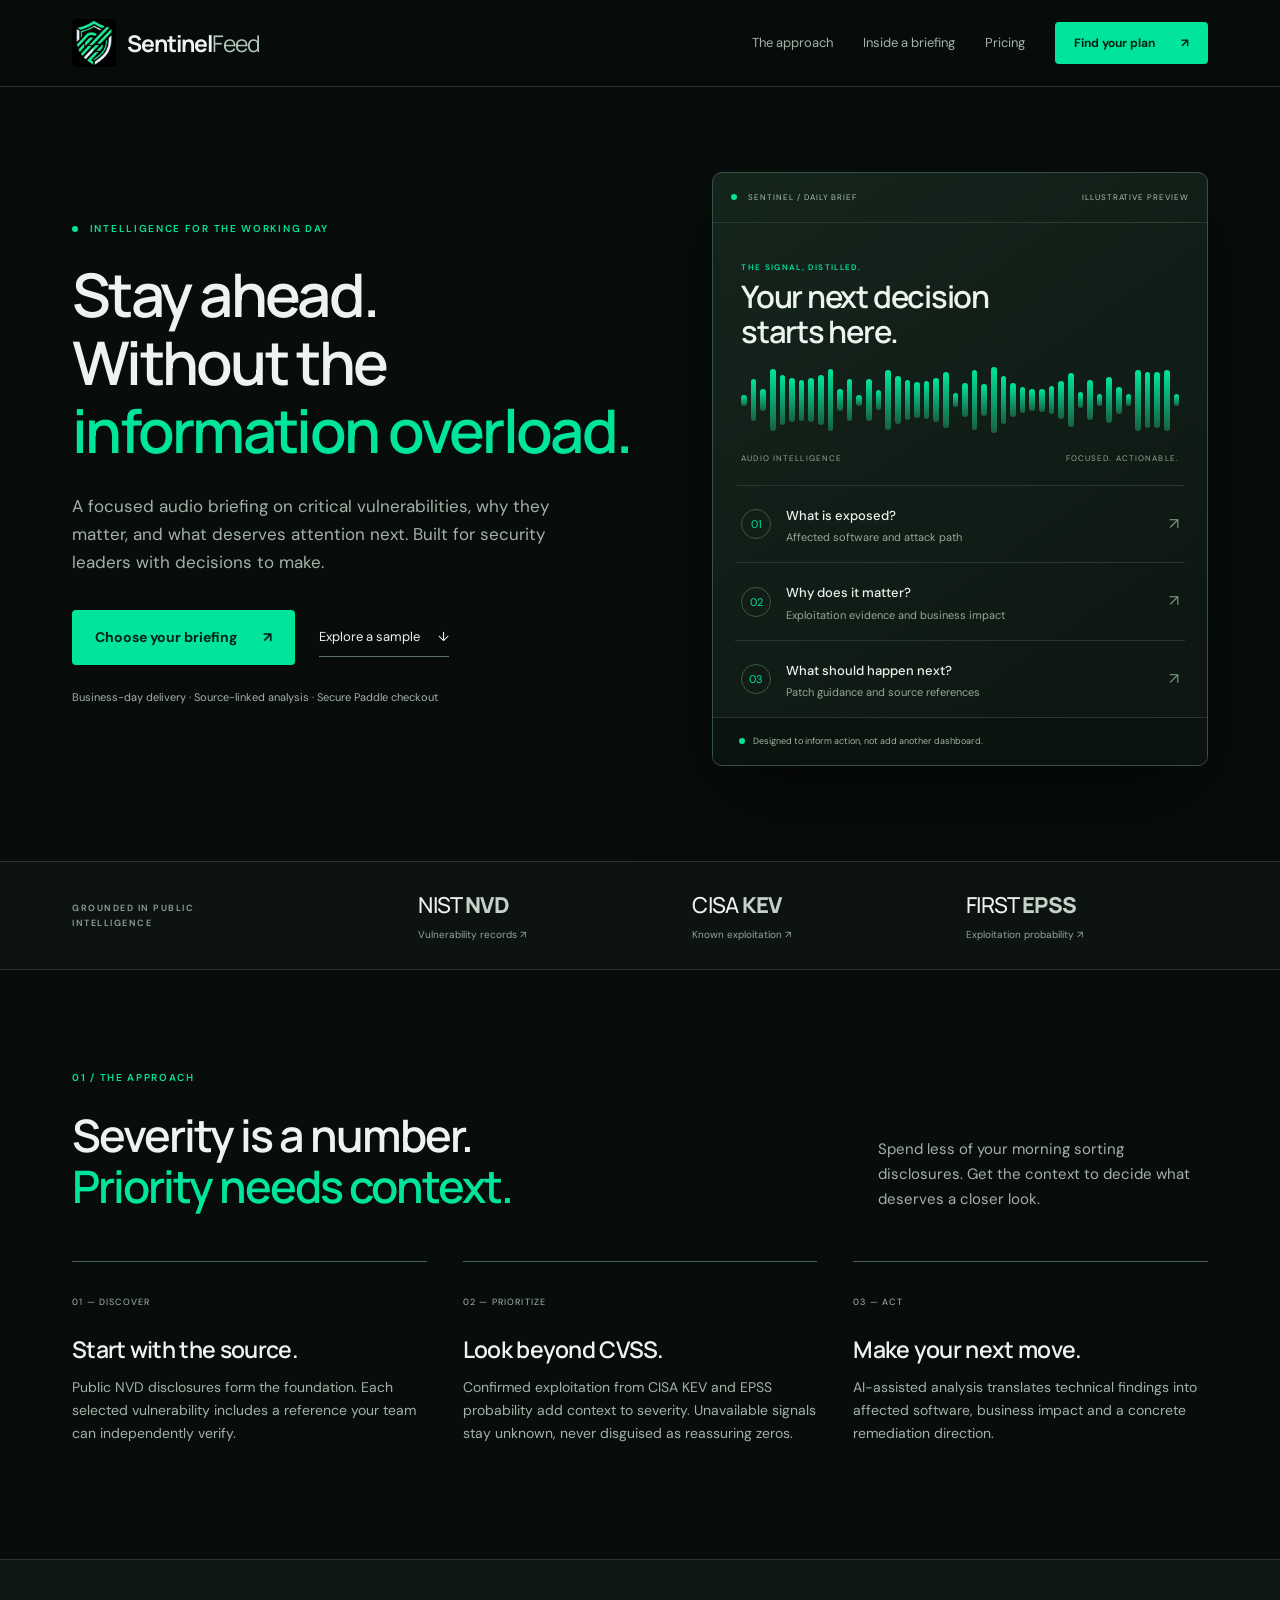
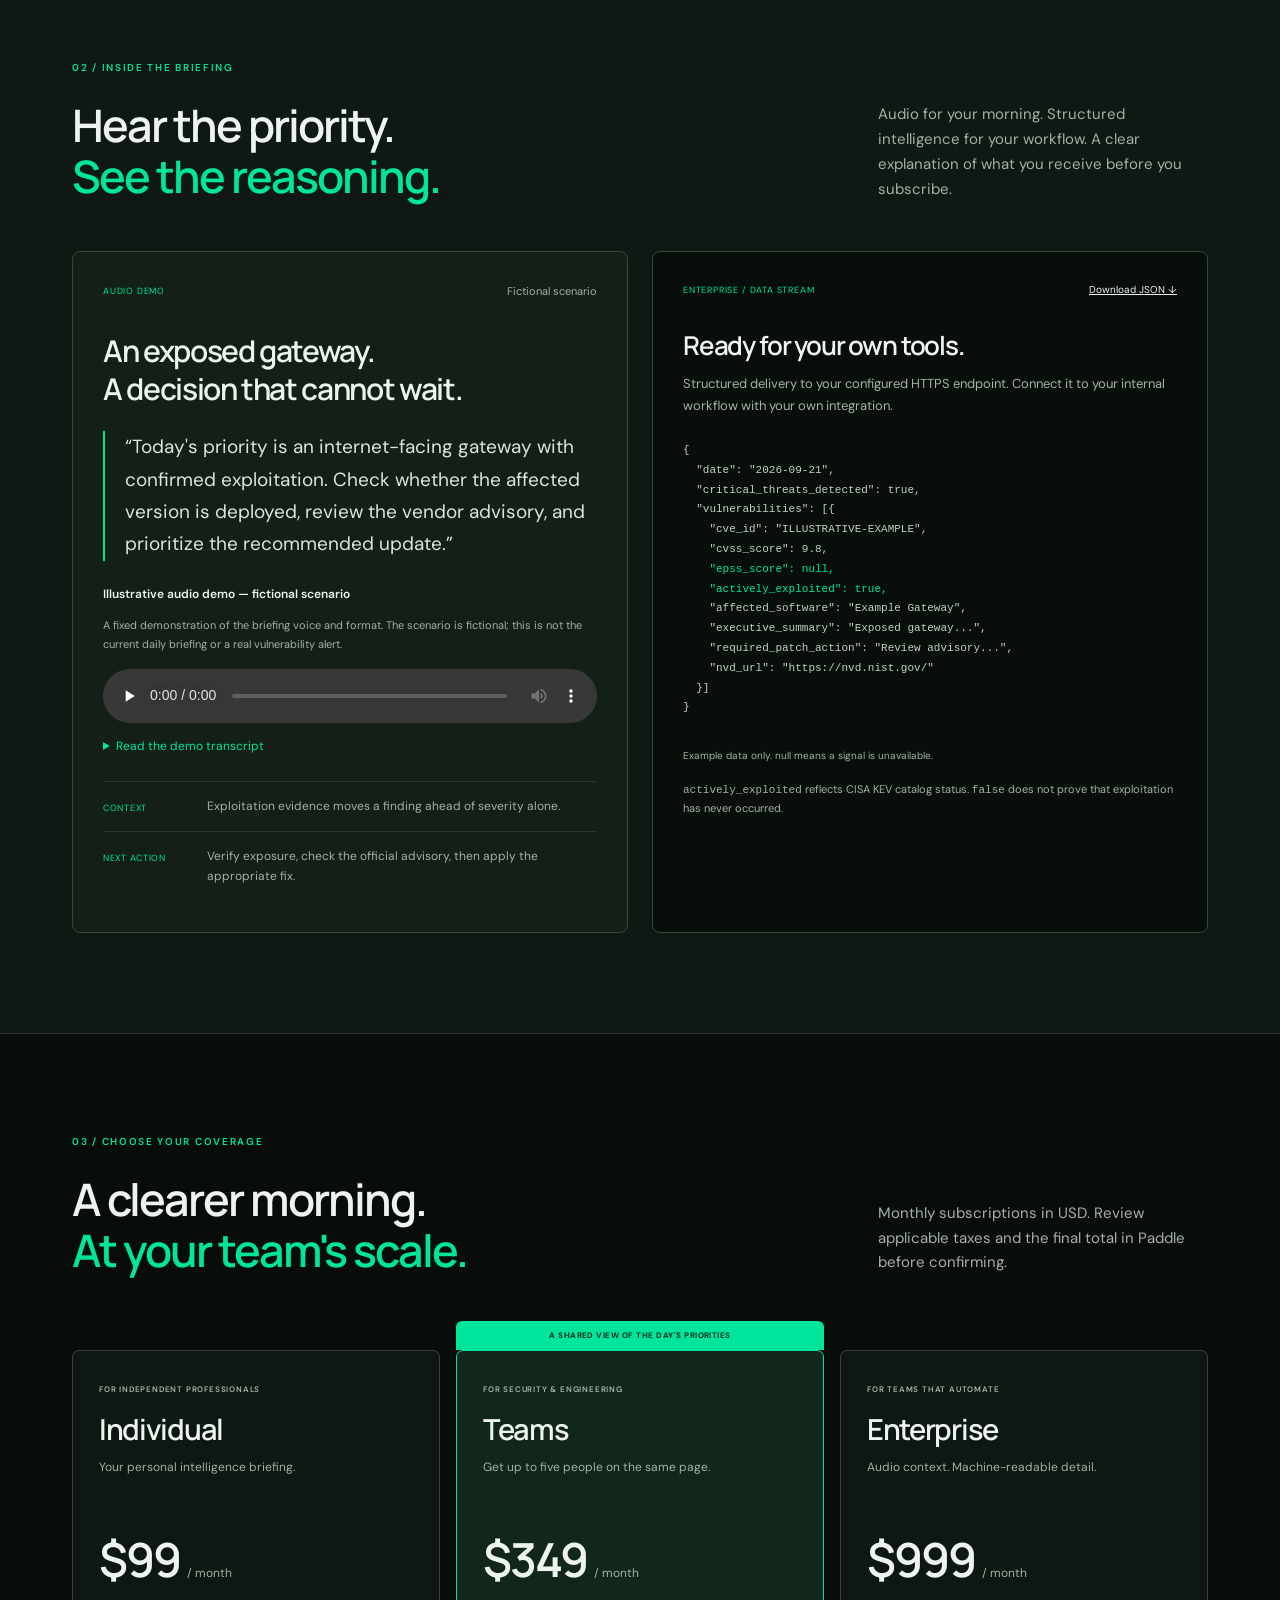
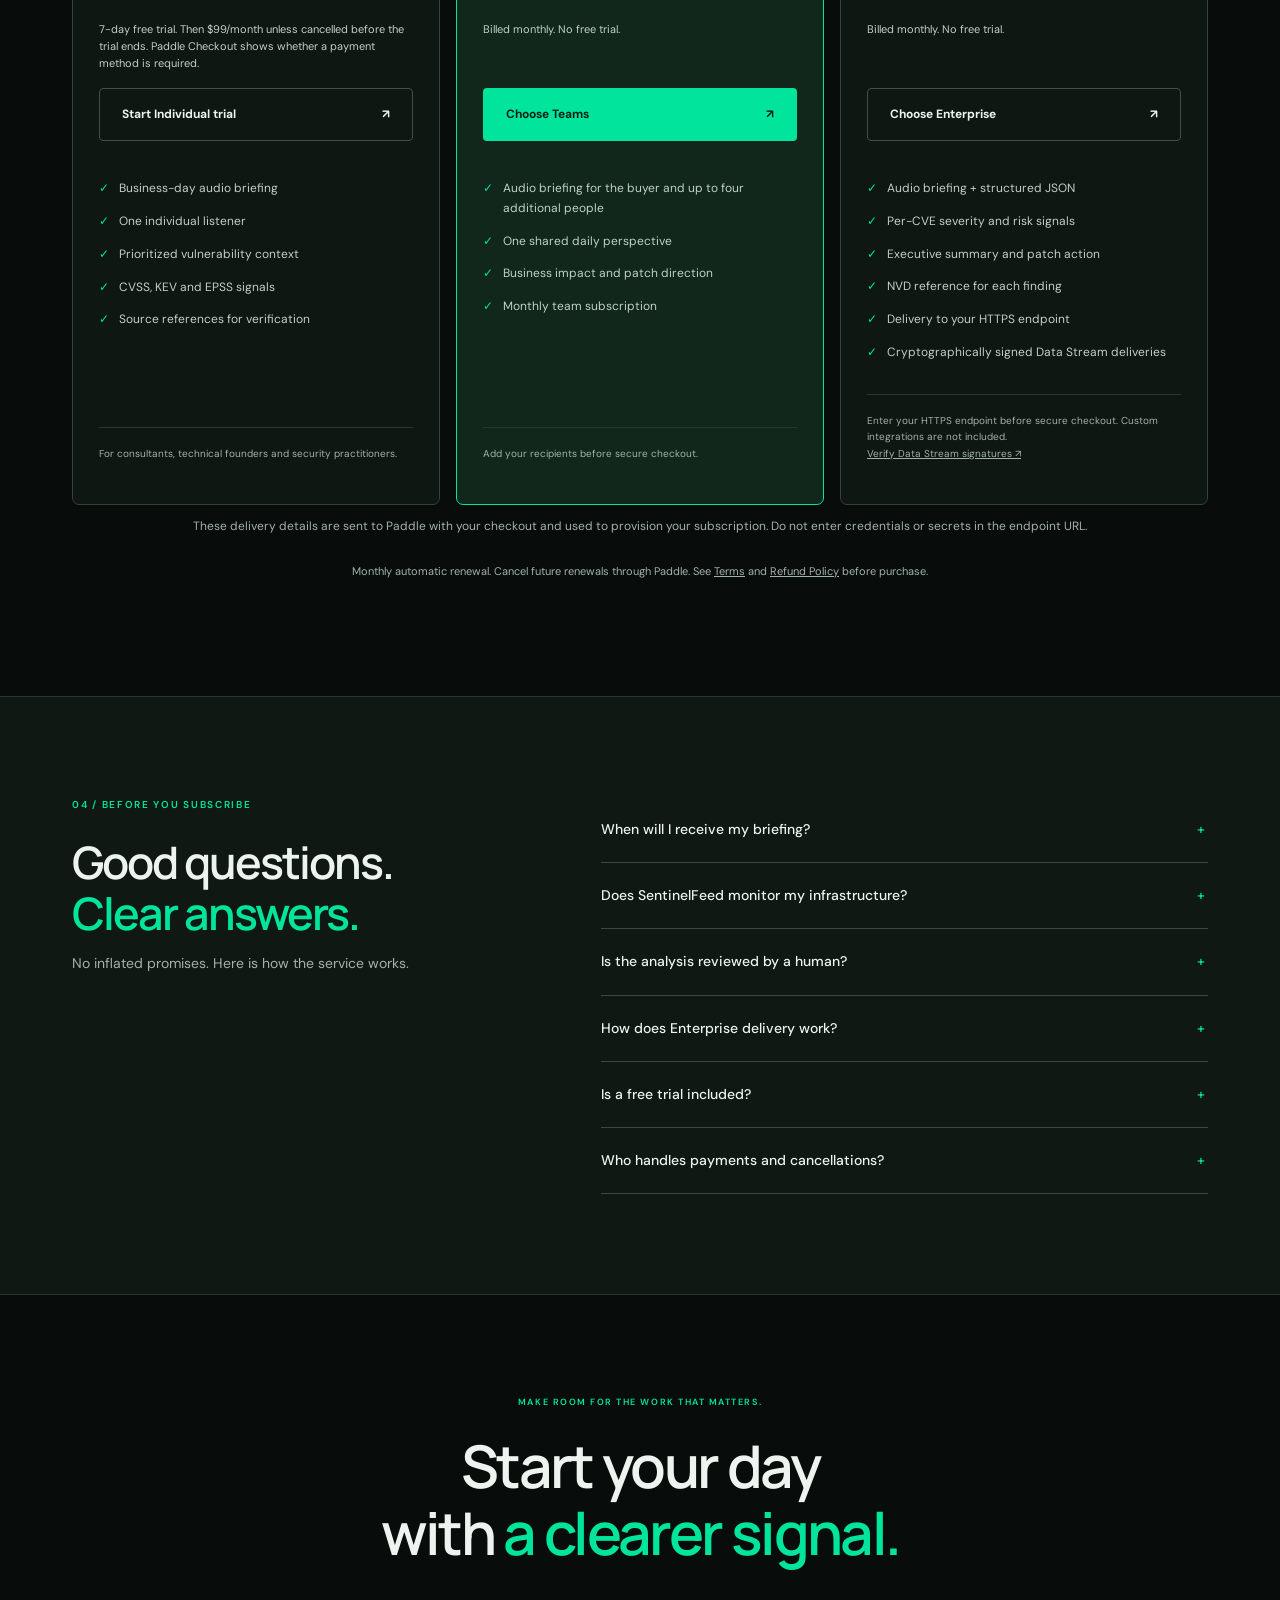
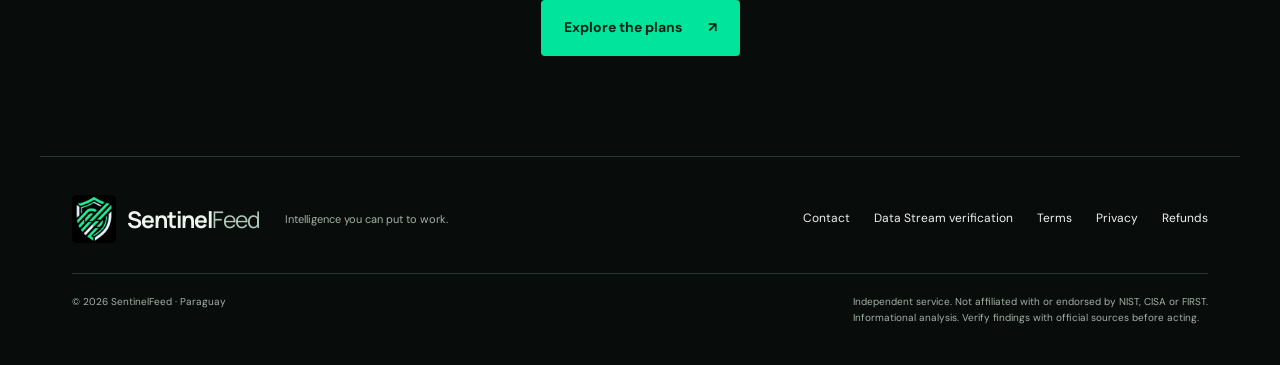
<file: index.html>
<!doctype html>
<html lang="en">
<head>
<meta charset="utf-8"><meta name="viewport" content="width=device-width,initial-scale=1">
<title>SentinelFeed — Know what deserves your attention.</title>
<meta name="description" content="Critical vulnerability intelligence, made for your morning. Audio briefings for security leaders and structured CVE data for teams that automate.">
<meta name="theme-color" content="#080d0c">
<link rel="canonical" href="https://getsentinelfeed.com/">
<meta property="og:title" content="SentinelFeed — Less noise. Better security decisions.">
<meta property="og:description" content="Business-day vulnerability briefings. CVSS severity, CISA KEV exploitation evidence and EPSS probability in one focused briefing.">
<meta property="og:type" content="website">
<meta property="og:url" content="https://getsentinelfeed.com/">
<meta property="og:site_name" content="SentinelFeed">
<meta property="og:image" content="https://getsentinelfeed.com/assets/og-sentinelfeed.png">
<meta property="og:image:width" content="1200">
<meta property="og:image:height" content="630">
<meta property="og:image:type" content="image/png">
<meta property="og:image:alt" content="SentinelFeed. Critical vulnerability intelligence for the working day.">
<meta name="twitter:card" content="summary_large_image">
<meta name="twitter:title" content="SentinelFeed — Less noise. Better security decisions.">
<meta name="twitter:description" content="Business-day vulnerability briefings. CVSS severity, CISA KEV exploitation evidence and EPSS probability in one focused briefing.">
<meta name="twitter:image" content="https://getsentinelfeed.com/assets/og-sentinelfeed.png">
<meta name="twitter:image:alt" content="SentinelFeed. Critical vulnerability intelligence for the working day.">
<link rel="icon" href="assets/logo-original.jpg" type="image/jpeg">
<link rel="stylesheet" href="styles.css">
<script type="application/ld+json">{"@context":"https://schema.org","@type":"Organization","name":"SentinelFeed","url":"https://getsentinelfeed.com/","email":"support@getsentinelfeed.com","address":{"@type":"PostalAddress","addressCountry":"PY"}}</script>
<script id="checkout-config" type="application/json">{"environment":"production","token":"live_7395424bad626fbc2c4f37e795d","prices":{"personal":"pri_01m3pmg6kkhdcqbcads8btv6h4","team":"pri_01m3pmj4p2aj0sqygr72x87dhb","enterprise":"pri_01m3pmkpk1ayprw9a1z537z72z"}}</script>
<script src="app.js" defer></script>
</head>
<body>
<a class="skip" href="#main">Skip to content</a>
<header class="navigation"><div class="wrap nav-inner">
<a class="brand" href="./" aria-label="SentinelFeed home"><span class="brand-icon"><img src="assets/logo-original.jpg" alt=""></span>Sentinel<span>Feed</span></a>
<button class="menu-toggle" aria-expanded="false" aria-controls="navigation-links">Menu <span>＋</span></button>
<nav id="navigation-links" aria-label="Main navigation"><a href="#approach">The approach</a><a href="#sample">Inside a briefing</a><a href="#pricing">Pricing</a><a class="button small" href="#pricing">Find your plan <span>↗</span></a></nav>
</div></header>
<main id="main">
<section class="hero wrap">
<div class="hero-copy"><p class="eyebrow"><i></i> INTELLIGENCE FOR THE WORKING DAY</p>
<h1>Stay ahead.<br>Without the<br><em>information overload.</em></h1>
<p class="lead">A focused audio briefing on critical vulnerabilities, why they matter, and what deserves attention next. Built for security leaders with decisions to make.</p>
<div class="actions"><a class="button" href="#pricing">Choose your briefing <span>↗</span></a><a class="text-link" href="#sample">Explore a sample <span>↓</span></a></div>
<p class="micro">Business-day delivery · Source-linked analysis · Secure Paddle checkout</p>
</div>
<div class="brief-visual">
<div class="visual-top"><span><i></i> SENTINEL / DAILY BRIEF</span><span>ILLUSTRATIVE PREVIEW</span></div>
<div class="visual-title"><span class="eyebrow">THE SIGNAL, DISTILLED.</span><h2>Your next decision<br>starts here.</h2></div>
<div class="wave" aria-hidden="true"><b style="--height:14%"></b><b style="--height:54%"></b><b style="--height:27%"></b><b style="--height:79%"></b><b style="--height:64%"></b><b style="--height:55%"></b><b style="--height:52%"></b><b style="--height:55%"></b><b style="--height:64%"></b><b style="--height:79%"></b><b style="--height:27%"></b><b style="--height:54%"></b><b style="--height:14%"></b><b style="--height:53%"></b><b style="--height:25%"></b><b style="--height:76%"></b><b style="--height:60%"></b><b style="--height:50%"></b><b style="--height:46%"></b><b style="--height:48%"></b><b style="--height:56%"></b><b style="--height:70%"></b><b style="--height:17%"></b><b style="--height:43%"></b><b style="--height:75%"></b><b style="--height:40%"></b><b style="--height:84%"></b><b style="--height:61%"></b><b style="--height:44%"></b><b style="--height:33%"></b><b style="--height:28%"></b><b style="--height:29%"></b><b style="--height:36%"></b><b style="--height:49%"></b><b style="--height:68%"></b><b style="--height:20%"></b><b style="--height:51%"></b><b style="--height:15%"></b><b style="--height:58%"></b><b style="--height:34%"></b><b style="--height:16%"></b><b style="--height:77%"></b><b style="--height:71%"></b><b style="--height:71%"></b><b style="--height:77%"></b><b style="--height:16%"></b></div>
<div class="visual-meta"><span>AUDIO INTELLIGENCE</span><span>FOCUSED. ACTIONABLE.</span></div>
<div class="signal-row"><span class="signal-icon">01</span><div><strong>What is exposed?</strong><small>Affected software and attack path</small></div><span>↗</span></div>
<div class="signal-row"><span class="signal-icon">02</span><div><strong>Why does it matter?</strong><small>Exploitation evidence and business impact</small></div><span>↗</span></div>
<div class="signal-row"><span class="signal-icon">03</span><div><strong>What should happen next?</strong><small>Patch guidance and source references</small></div><span>↗</span></div>
<div class="visual-bottom"><span class="status-dot"></span>Designed to inform action, not add another dashboard.</div>
</div>
</section>
<div class="source-strip"><div class="wrap"><span class="eyebrow">GROUNDED IN PUBLIC INTELLIGENCE</span><a href="https://nvd.nist.gov/" target="_blank" rel="noopener noreferrer">NIST <b>NVD</b> <small>Vulnerability records ↗</small></a><a href="https://www.cisa.gov/known-exploited-vulnerabilities-catalog" target="_blank" rel="noopener noreferrer">CISA <b>KEV</b> <small>Known exploitation ↗</small></a><a href="https://www.first.org/epss/" target="_blank" rel="noopener noreferrer">FIRST <b>EPSS</b> <small>Exploitation probability ↗</small></a></div></div>
<section class="section wrap" id="approach">
<div class="section-heading"><div><p class="eyebrow">01 / THE APPROACH</p><h2>Severity is a number.<br><em>Priority needs context.</em></h2></div><p>Spend less of your morning sorting disclosures. Get the context to decide what deserves a closer look.</p></div>
<div class="features"><article><span class="feature-number">01 — DISCOVER</span><h3>Start with the source.</h3><p>Public NVD disclosures form the foundation. Each selected vulnerability includes a reference your team can independently verify.</p></article><article><span class="feature-number">02 — PRIORITIZE</span><h3>Look beyond CVSS.</h3><p>Confirmed exploitation from CISA KEV and EPSS probability add context to severity. Unavailable signals stay unknown, never disguised as reassuring zeros.</p></article><article><span class="feature-number">03 — ACT</span><h3>Make your next move.</h3><p>AI-assisted analysis translates technical findings into affected software, business impact and a concrete remediation direction.</p></article></div>
</section>
<section class="sample-section" id="sample"><div class="wrap section">
<div class="section-heading"><div><p class="eyebrow">02 / INSIDE THE BRIEFING</p><h2>Hear the priority.<br><em>See the reasoning.</em></h2></div><p>Audio for your morning. Structured intelligence for your workflow. A clear explanation of what you receive before you subscribe.</p></div>
<div class="sample-grid"><article class="sample-card"><div class="card-heading"><span class="label">AUDIO DEMO</span><span class="muted">Fictional scenario</span></div><h3>An exposed gateway.<br>A decision that cannot wait.</h3><blockquote>“Today's priority is an internet-facing gateway with confirmed exploitation. Check whether the affected version is deployed, review the vendor advisory, and prioritize the recommended update.”</blockquote>
<div class="audio-demo">
<p id="audio-demo-label">Illustrative audio demo — fictional scenario</p>
<p id="audio-demo-description" class="muted">A fixed demonstration of the briefing voice and format. The scenario is fictional; this is not the current daily briefing or a real vulnerability alert.</p>
<audio controls preload="none" aria-labelledby="audio-demo-label" aria-describedby="audio-demo-description">
<source src="assets/sentinelfeed-audio-demo.mp3" type="audio/mpeg">
Your browser does not support audio playback. <a href="assets/sentinelfeed-audio-demo.mp3">Download the illustrative audio demo</a> or read the transcript below.
</audio>
<details class="demo-transcript"><summary>Read the demo transcript</summary>
<p>Welcome to this SentinelFeed illustrative audio demo. The gateway and scenario are fictional. This is not today's daily briefing.</p>
<p>In this example, an internet-facing gateway has a critical vulnerability with confirmed exploitation. That exploitation evidence makes the finding deserve attention ahead of severity alone.</p>
<p>If your organization used this gateway, the next step would be to check whether an affected version was deployed. Review the official vendor advisory, then prioritize the recommended update through your normal change controls.</p>
<p>The point is to connect the finding to a decision: what might be exposed, why it matters, and what your team should verify next. A severity number provides context, but it does not establish your organization's actual exposure.</p>
<p>This recording illustrates the voice and format of a SentinelFeed briefing. It reports no real vulnerability and is not a current security alert.</p>
</details></div>
<div class="sample-detail"><span>CONTEXT</span><p>Exploitation evidence moves a finding ahead of severity alone.</p></div><div class="sample-detail"><span>NEXT ACTION</span><p>Verify exposure, check the official advisory, then apply the appropriate fix.</p></div></article>
<article class="code-card"><div class="card-heading"><span class="label">ENTERPRISE / DATA STREAM</span><a href="sample.json" download>Download JSON ↓</a></div><h3>Ready for your own tools.</h3><p>Structured delivery to your configured HTTPS endpoint. Connect it to your internal workflow with your own integration.</p><pre aria-label="Illustrative JSON payload"><code>{
  "date": "2026-09-21",
  "critical_threats_detected": true,
  "vulnerabilities": [{
    "cve_id": "ILLUSTRATIVE-EXAMPLE",
    "cvss_score": 9.8,
    <span>"epss_score": null,
    "actively_exploited": true,</span>
    "affected_software": "Example Gateway",
    "executive_summary": "Exposed gateway...",
    "required_patch_action": "Review advisory...",
    "nvd_url": "https://nvd.nist.gov/"
  }]
}</code></pre><small>Example data only. null means a signal is unavailable.</small><p class="signal-note"><code>actively_exploited</code> reflects CISA KEV catalog status. <code>false</code> does not prove that exploitation has never occurred.</p></article></div>
</div></section>
<section class="section wrap" id="pricing">
<div class="section-heading"><div><p class="eyebrow">03 / CHOOSE YOUR COVERAGE</p><h2>A clearer morning.<br><em>At your team's scale.</em></h2></div><p>Monthly subscriptions in USD. Review applicable taxes and the final total in Paddle before confirming.</p></div>
<div class="plans">
<article class="plan"><p class="eyebrow">FOR INDEPENDENT PROFESSIONALS</p><h3>Individual</h3><p class="plan-intro">Your personal intelligence briefing.</p><p class="price">$99 <span>/ month</span></p><p class="trial-terms">7-day free trial. Then $99/month unless cancelled before the trial ends. Paddle Checkout shows whether a payment method is required.</p><button class="button secondary" data-plan="personal">Start Individual trial <span>↗</span></button><ul><li>Business-day audio briefing</li><li>One individual listener</li><li>Prioritized vulnerability context</li><li>CVSS, KEV and EPSS signals</li><li>Source references for verification</li></ul><p class="plan-foot">For consultants, technical founders and security practitioners.</p></article>
<article class="plan featured"><div class="plan-ribbon">A SHARED VIEW OF THE DAY'S PRIORITIES</div><p class="eyebrow">FOR SECURITY & ENGINEERING</p><h3>Teams</h3><p class="plan-intro">Get up to five people on the same page.</p><p class="price">$349 <span>/ month</span></p><p class="trial-terms">Billed monthly. No free trial.</p><button class="button" data-plan="team">Choose Teams <span>↗</span></button><ul><li>Audio briefing for the buyer and up to four additional people</li><li>One shared daily perspective</li><li>Business impact and patch direction</li><li>Monthly team subscription</li></ul><p class="plan-foot">Add your recipients before secure checkout.</p></article>
<article class="plan"><p class="eyebrow">FOR TEAMS THAT AUTOMATE</p><h3>Enterprise</h3><p class="plan-intro">Audio context. Machine-readable detail.</p><p class="price">$999 <span>/ month</span></p><p class="trial-terms">Billed monthly. No free trial.</p><button class="button secondary" data-plan="enterprise">Choose Enterprise <span>↗</span></button><ul><li>Audio briefing + structured JSON</li><li>Per-CVE severity and risk signals</li><li>Executive summary and patch action</li><li>NVD reference for each finding</li><li>Delivery to your HTTPS endpoint</li><li>Cryptographically signed Data Stream deliveries</li></ul><p class="plan-foot">Enter your HTTPS endpoint before secure checkout. Custom integrations are not included.<br><a href="data-stream-verification.html">Verify Data Stream signatures ↗</a></p></article>
</div>
<form id="team-setup" class="checkout-setup" hidden novalidate>
<h3>Choose your Team recipients</h3><p>The email used in Paddle Checkout receives the briefing. Add up to four more recipients, or leave these fields blank. Duplicate addresses receive one copy.</p>
<div class="setup-grid">
<label>Additional email 1 <input type="email" name="team_email_1" autocomplete="off" placeholder="colleague@example.com"></label>
<label>Additional email 2 <input type="email" name="team_email_2" autocomplete="off" placeholder="colleague@example.com"></label>
<label>Additional email 3 <input type="email" name="team_email_3" autocomplete="off" placeholder="colleague@example.com"></label>
<label>Additional email 4 <input type="email" name="team_email_4" autocomplete="off" placeholder="colleague@example.com"></label>
</div><button class="button" type="submit">Continue to secure checkout ↗</button>
</form>
<form id="enterprise-setup" class="checkout-setup" hidden novalidate>
<h3>Set your Data Stream destination</h3><p>Enter a public HTTPS endpoint that can receive the daily structured JSON. The buyer also receives the audio briefing by email.</p>
<label>HTTPS endpoint <input type="url" name="data_stream_endpoint" required inputmode="url" placeholder="https://security.example.com/sentinelfeed"></label>
<button class="button" type="submit">Continue to secure checkout ↗</button>
</form>
<p class="setup-privacy">These delivery details are sent to Paddle with your checkout and used to provision your subscription. Do not enter credentials or secrets in the endpoint URL.</p>
<p class="billing-note">Monthly automatic renewal. Cancel future renewals through Paddle. See <a href="terms.html">Terms</a> and <a href="refund.html">Refund Policy</a> before purchase.</p>
<p id="checkout-status" role="status" aria-live="polite"></p><noscript><p class="notice">Checkout requires JavaScript. You can still read all plan details and policies.</p></noscript>
</section>
<section class="faq-section"><div class="wrap section faq-layout"><div><p class="eyebrow">04 / BEFORE YOU SUBSCRIBE</p><h2>Good questions.<br><em>Clear answers.</em></h2><p>No inflated promises. Here is how the service works.</p></div><div class="faq">
<details><summary>When will I receive my briefing?</summary><p>The pipeline is scheduled on business days, Monday through Friday. New subscriptions are picked up by the scheduled synchronization; access is not provisioned instantly at checkout. Delivery depends on source availability and successful processing.</p></details>
<details><summary>Does SentinelFeed monitor my infrastructure?</summary><p>No. SentinelFeed analyzes public vulnerability disclosures. It does not scan your systems or determine your actual exposure. Your team verifies applicability and remediation against official advisories.</p></details>
<details><summary>Is the analysis reviewed by a human?</summary><p>The service uses automated, AI-assisted analysis. It can contain mistakes or omissions. Source links help you verify the information before acting; it does not replace your vulnerability management program.</p></details>
<details><summary>How does Enterprise delivery work?</summary><p>Enter your public HTTPS endpoint before checkout. After Paddle confirms your subscription at the next scheduled sync, the buyer receives the audio briefing and the structured JSON is delivered to that endpoint. You implement any downstream integration; it is not a ready-made Slack or SIEM connector.</p></details>
<details><summary>Is a free trial included?</summary><p>Only Individual includes a 7-day free trial, then $99/month unless cancelled before the trial ends. Teams ($349/month) and Enterprise ($999/month) have no free trial. Paddle Checkout displays the definitive trial, payment-method and billing terms before you confirm.</p></details>
<details><summary>Who handles payments and cancellations?</summary><p>Paddle is the Merchant of Record for checkout, billing and invoices. You can manage billing through the links in your Paddle receipt. Cancelling stops future renewals; refund eligibility is described in the <a href="refund.html">Refund Policy</a>.</p></details>
</div></div></section>
<section class="closing wrap"><p class="eyebrow">MAKE ROOM FOR THE WORK THAT MATTERS.</p><h2>Start your day<br>with <em>a clearer signal.</em></h2><a class="button" href="#pricing">Explore the plans <span>↗</span></a></section>
</main>
<footer class="wrap"><div class="footer-top"><a class="brand" href="./"><span class="brand-icon"><img src="assets/logo-original.jpg" alt=""></span>Sentinel<span>Feed</span></a><p>Intelligence you can put to work.</p><nav aria-label="Footer"><a href="mailto:support@getsentinelfeed.com">Contact</a><a href="data-stream-verification.html">Data Stream verification</a><a href="terms.html">Terms</a><a href="privacy.html">Privacy</a><a href="refund.html">Refunds</a></nav></div><div class="footer-bottom"><p>© 2026 SentinelFeed · Paraguay</p><p>Independent service. Not affiliated with or endorsed by NIST, CISA or FIRST.<br>Informational analysis. Verify findings with official sources before acting.</p></div></footer>
</body></html>
</file>
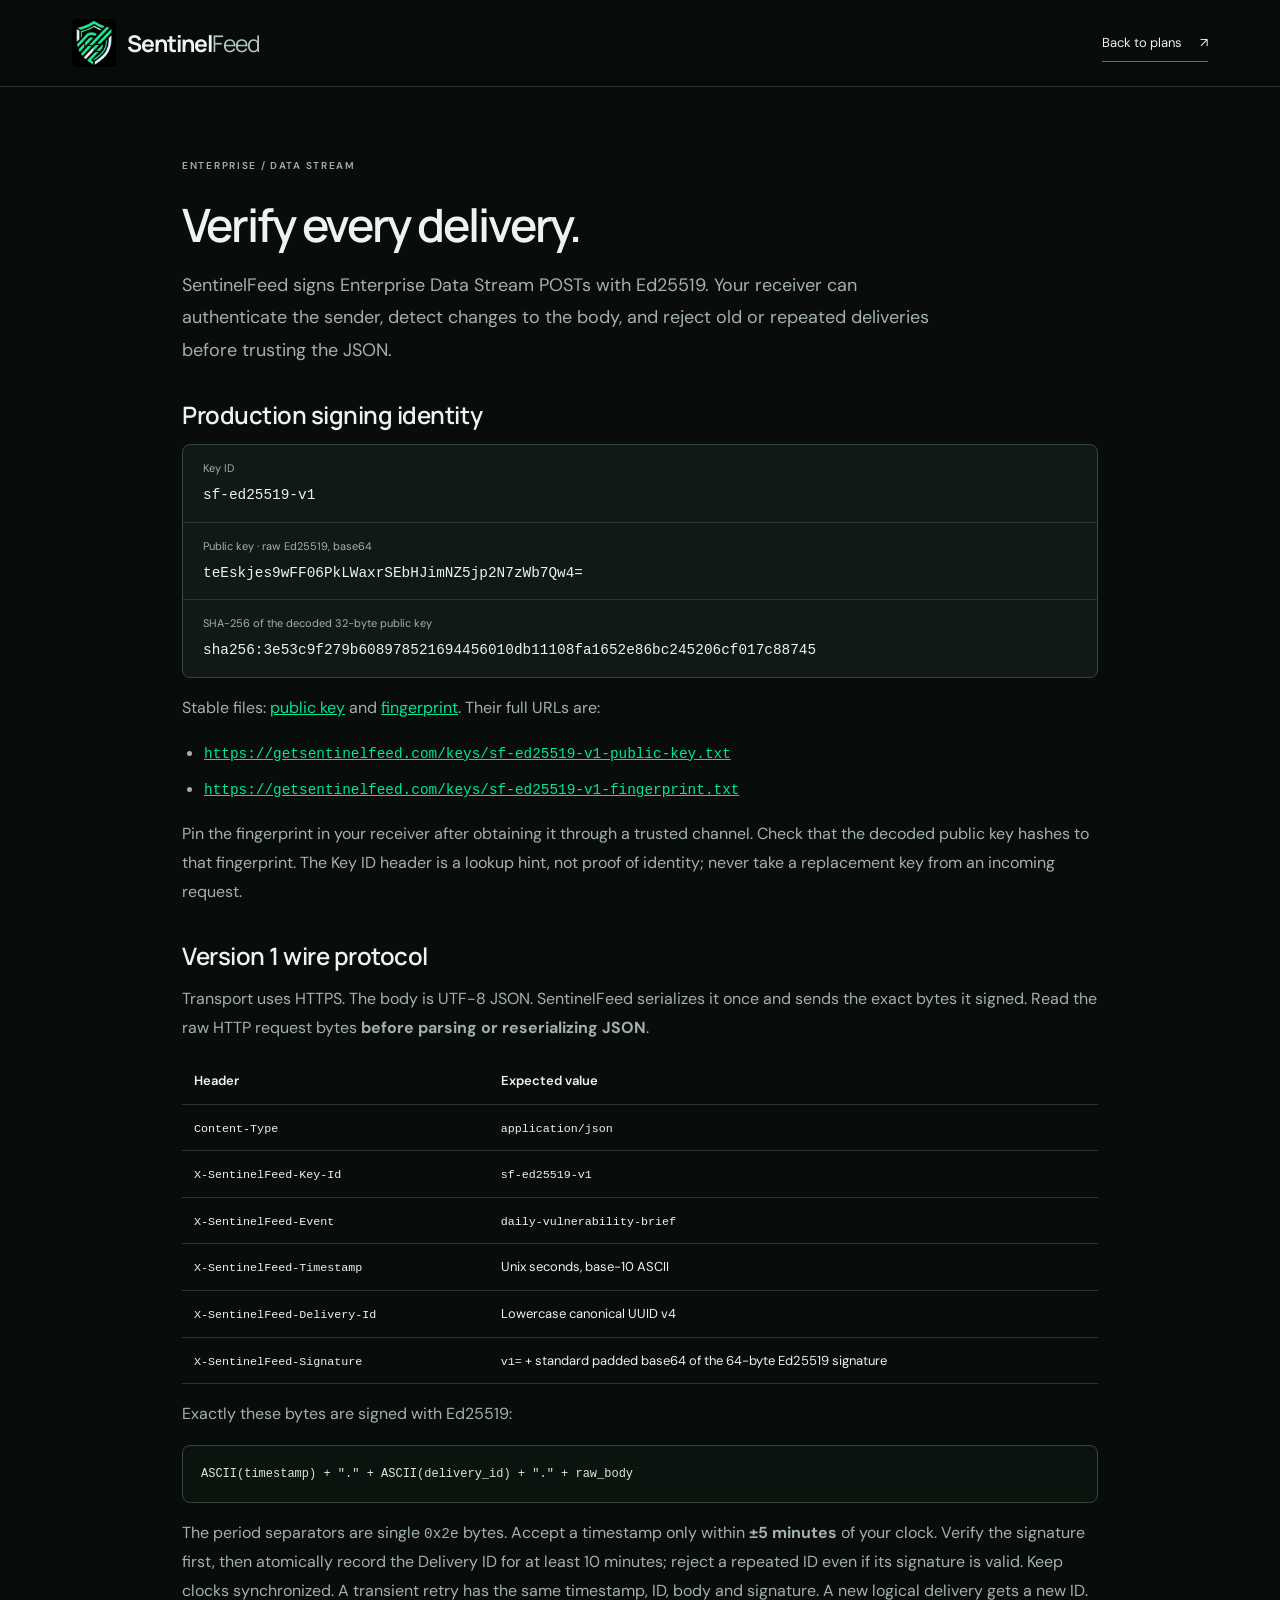
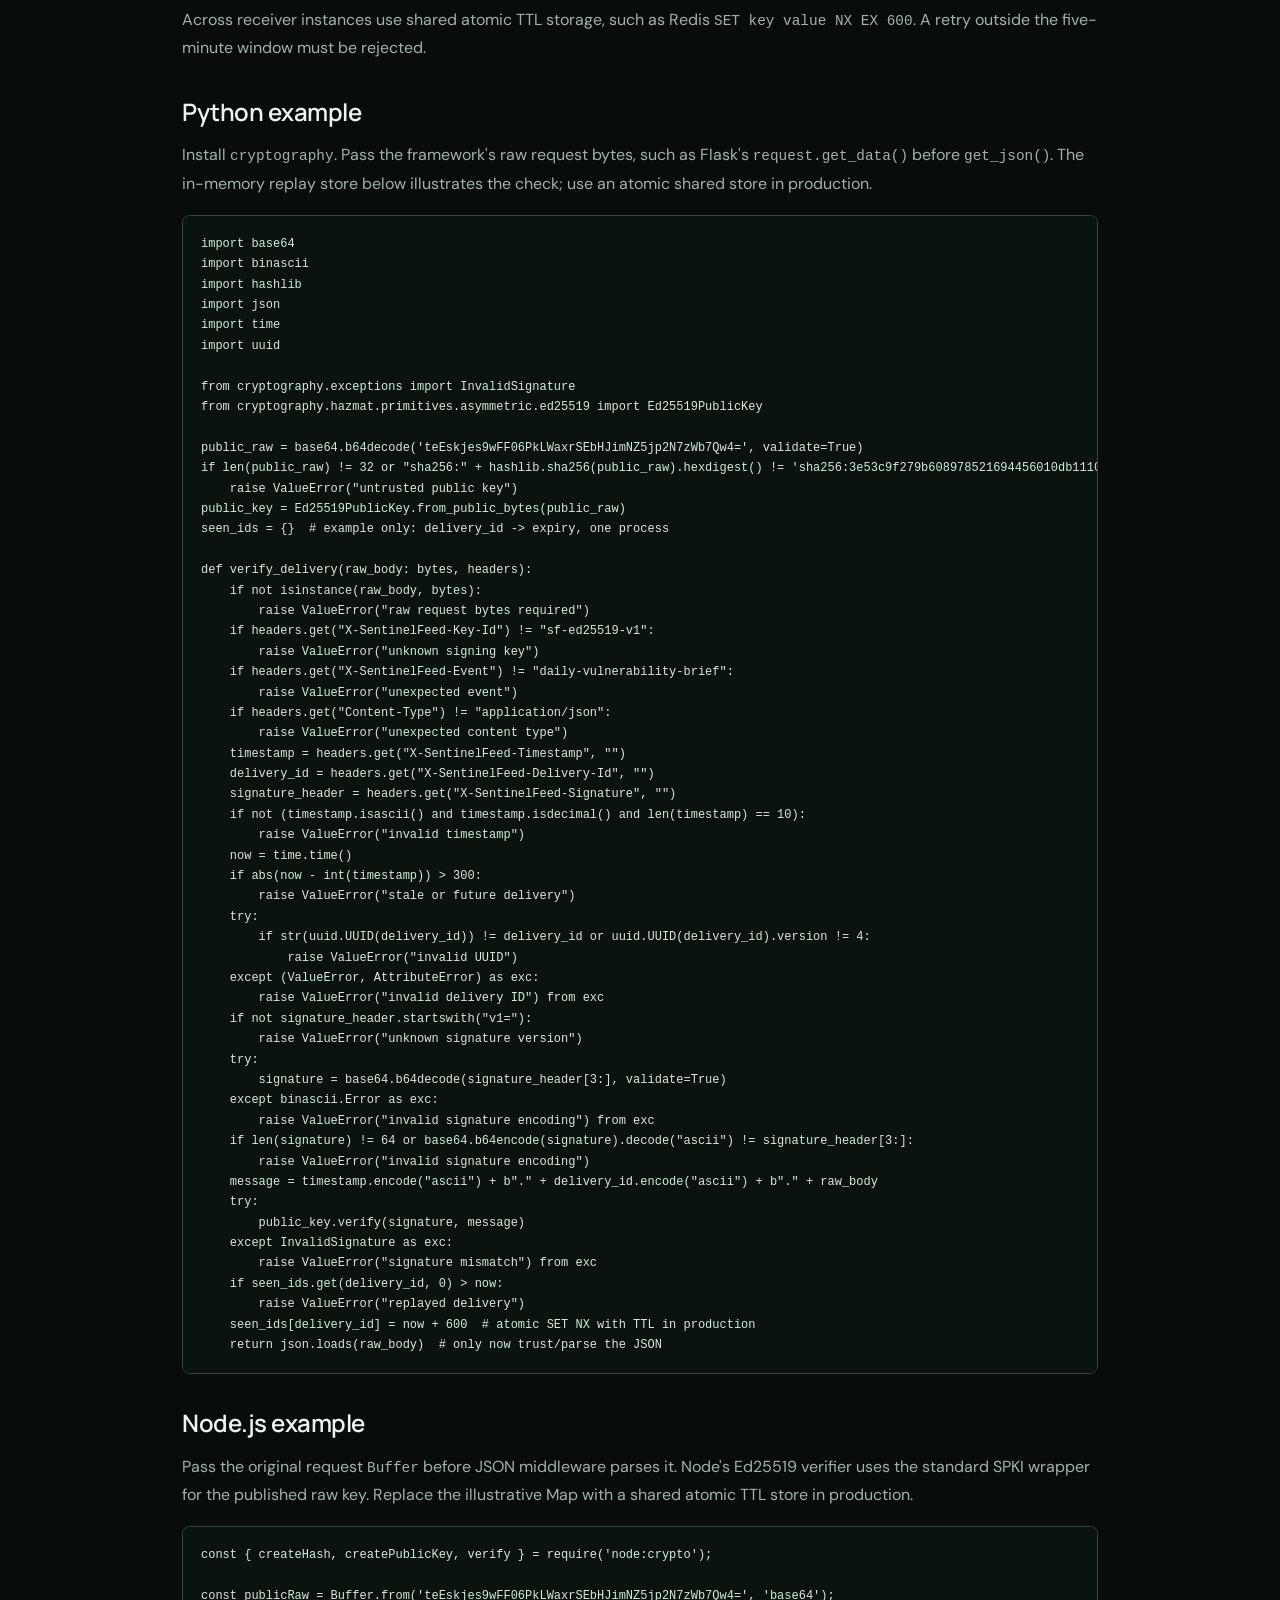
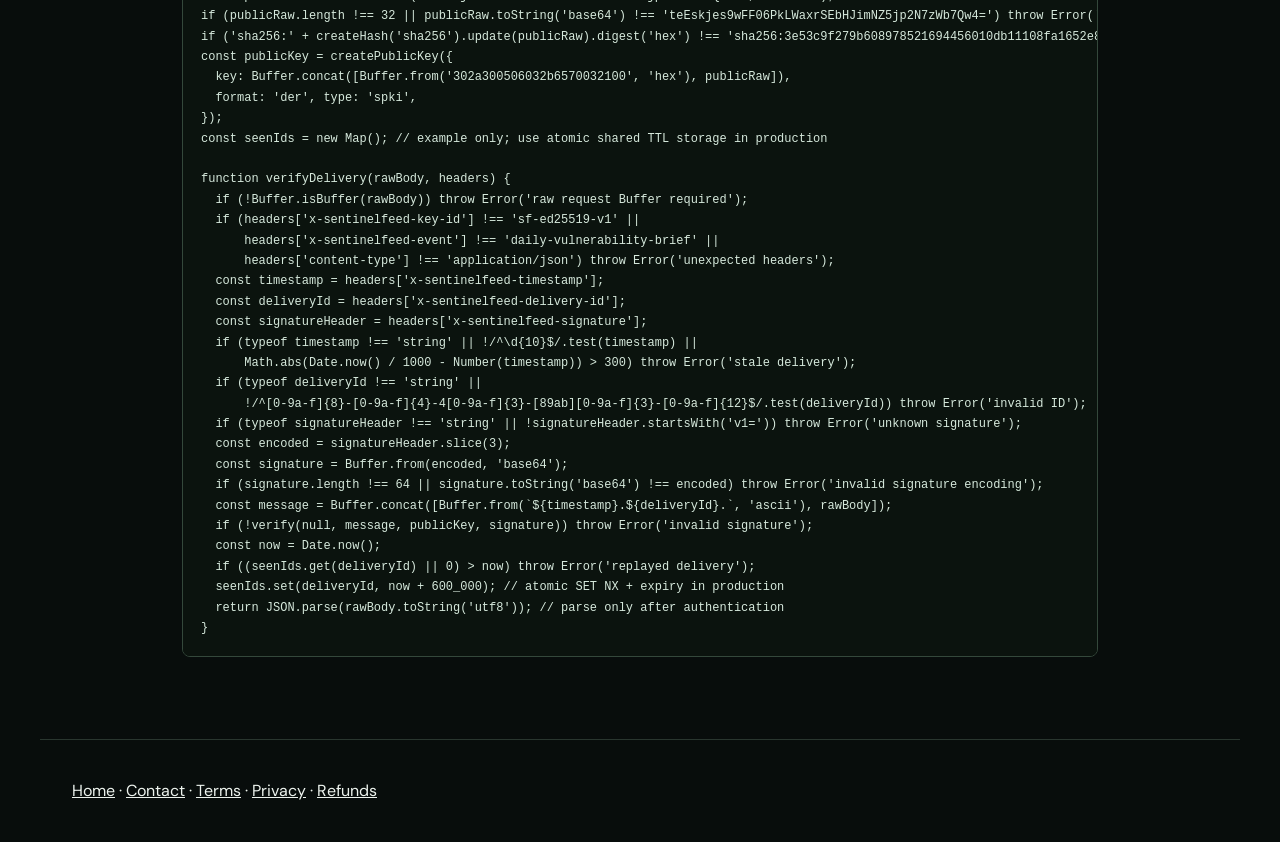
<file: data-stream-verification.html>
<!doctype html>
<html lang="en">
<head>
<meta charset="utf-8"><meta name="viewport" content="width=device-width,initial-scale=1">
<title>Verify Enterprise Data Stream signatures — SentinelFeed</title>
<meta name="description" content="Verify SentinelFeed Enterprise Data Stream Ed25519 signatures with the published public key, fingerprint and raw HTTP request body.">
<meta name="theme-color" content="#080d0c">
<link rel="canonical" href="https://getsentinelfeed.com/data-stream-verification.html">
<link rel="icon" href="assets/logo-original.jpg" type="image/jpeg"><link rel="stylesheet" href="styles.css">
</head>
<body>
<a class="skip" href="#main">Skip to content</a>
<header class="navigation"><div class="wrap nav-inner"><a class="brand" href="./" aria-label="SentinelFeed home"><span class="brand-icon"><img src="assets/logo-original.jpg" alt=""></span>Sentinel<span>Feed</span></a><a class="text-link" href="./#pricing">Back to plans <span>↗</span></a></div></header>
<main id="main" class="wrap legal verification">
<p class="eyebrow">ENTERPRISE / DATA STREAM</p>
<h1>Verify every delivery.</h1>
<p class="verification-lead">SentinelFeed signs Enterprise Data Stream POSTs with Ed25519. Your receiver can authenticate the sender, detect changes to the body, and reject old or repeated deliveries before trusting the JSON.</p>

<h2>Production signing identity</h2>
<dl class="verification-identity">
<div><dt>Key ID</dt><dd><code>sf-ed25519-v1</code></dd></div>
<div><dt>Public key · raw Ed25519, base64</dt><dd><code>teEskjes9wFF06PkLWaxrSEbHJimNZ5jp2N7zWb7Qw4=</code></dd></div>
<div><dt>SHA-256 of the decoded 32-byte public key</dt><dd><code>sha256:3e53c9f279b608978521694456010db11108fa1652e86bc245206cf017c88745</code></dd></div>
</dl>
<p>Stable files: <a href="keys/sf-ed25519-v1-public-key.txt">public key</a> and <a href="keys/sf-ed25519-v1-fingerprint.txt">fingerprint</a>. Their full URLs are:</p>
<ul>
<li><a href="https://getsentinelfeed.com/keys/sf-ed25519-v1-public-key.txt"><code>https://getsentinelfeed.com/keys/sf-ed25519-v1-public-key.txt</code></a></li>
<li><a href="https://getsentinelfeed.com/keys/sf-ed25519-v1-fingerprint.txt"><code>https://getsentinelfeed.com/keys/sf-ed25519-v1-fingerprint.txt</code></a></li>
</ul>
<p>Pin the fingerprint in your receiver after obtaining it through a trusted channel. Check that the decoded public key hashes to that fingerprint. The Key ID header is a lookup hint, not proof of identity; never take a replacement key from an incoming request.</p>

<h2>Version 1 wire protocol</h2>
<p>Transport uses HTTPS. The body is UTF-8 JSON. SentinelFeed serializes it once and sends the exact bytes it signed. Read the raw HTTP request bytes <strong>before parsing or reserializing JSON</strong>.</p>
<div class="verification-table-wrap"><table class="verification-table"><thead><tr><th scope="col">Header</th><th scope="col">Expected value</th></tr></thead><tbody>
<tr><th scope="row"><code>Content-Type</code></th><td><code>application/json</code></td></tr>
<tr><th scope="row"><code>X-SentinelFeed-Key-Id</code></th><td><code>sf-ed25519-v1</code></td></tr>
<tr><th scope="row"><code>X-SentinelFeed-Event</code></th><td><code>daily-vulnerability-brief</code></td></tr>
<tr><th scope="row"><code>X-SentinelFeed-Timestamp</code></th><td>Unix seconds, base-10 ASCII</td></tr>
<tr><th scope="row"><code>X-SentinelFeed-Delivery-Id</code></th><td>Lowercase canonical UUID v4</td></tr>
<tr><th scope="row"><code>X-SentinelFeed-Signature</code></th><td><code>v1=</code> + standard padded base64 of the 64-byte Ed25519 signature</td></tr>
</tbody></table></div>
<p>Exactly these bytes are signed with Ed25519:</p>
<pre class="verification-code"><code>ASCII(timestamp) + "." + ASCII(delivery_id) + "." + raw_body</code></pre>
<p>The period separators are single <code>0x2e</code> bytes. Accept a timestamp only within <strong>±5 minutes</strong> of your clock. Verify the signature first, then atomically record the Delivery ID for at least 10 minutes; reject a repeated ID even if its signature is valid. Keep clocks synchronized. A transient retry has the same timestamp, ID, body and signature. A new logical delivery gets a new ID. Across receiver instances use shared atomic TTL storage, such as Redis <code>SET key value NX EX 600</code>. A retry outside the five-minute window must be rejected.</p>

<h2>Python example</h2>
<p>Install <code>cryptography</code>. Pass the framework's raw request bytes, such as Flask's <code>request.get_data()</code> before <code>get_json()</code>. The in-memory replay store below illustrates the check; use an atomic shared store in production.</p>
<pre class="verification-code"><code>import base64
import binascii
import hashlib
import json
import time
import uuid

from cryptography.exceptions import InvalidSignature
from cryptography.hazmat.primitives.asymmetric.ed25519 import Ed25519PublicKey

public_raw = base64.b64decode('teEskjes9wFF06PkLWaxrSEbHJimNZ5jp2N7zWb7Qw4=', validate=True)
if len(public_raw) != 32 or "sha256:" + hashlib.sha256(public_raw).hexdigest() != 'sha256:3e53c9f279b608978521694456010db11108fa1652e86bc245206cf017c88745':
    raise ValueError("untrusted public key")
public_key = Ed25519PublicKey.from_public_bytes(public_raw)
seen_ids = {}  # example only: delivery_id -&gt; expiry, one process

def verify_delivery(raw_body: bytes, headers):
    if not isinstance(raw_body, bytes):
        raise ValueError("raw request bytes required")
    if headers.get("X-SentinelFeed-Key-Id") != "sf-ed25519-v1":
        raise ValueError("unknown signing key")
    if headers.get("X-SentinelFeed-Event") != "daily-vulnerability-brief":
        raise ValueError("unexpected event")
    if headers.get("Content-Type") != "application/json":
        raise ValueError("unexpected content type")
    timestamp = headers.get("X-SentinelFeed-Timestamp", "")
    delivery_id = headers.get("X-SentinelFeed-Delivery-Id", "")
    signature_header = headers.get("X-SentinelFeed-Signature", "")
    if not (timestamp.isascii() and timestamp.isdecimal() and len(timestamp) == 10):
        raise ValueError("invalid timestamp")
    now = time.time()
    if abs(now - int(timestamp)) &gt; 300:
        raise ValueError("stale or future delivery")
    try:
        if str(uuid.UUID(delivery_id)) != delivery_id or uuid.UUID(delivery_id).version != 4:
            raise ValueError("invalid UUID")
    except (ValueError, AttributeError) as exc:
        raise ValueError("invalid delivery ID") from exc
    if not signature_header.startswith("v1="):
        raise ValueError("unknown signature version")
    try:
        signature = base64.b64decode(signature_header[3:], validate=True)
    except binascii.Error as exc:
        raise ValueError("invalid signature encoding") from exc
    if len(signature) != 64 or base64.b64encode(signature).decode("ascii") != signature_header[3:]:
        raise ValueError("invalid signature encoding")
    message = timestamp.encode("ascii") + b"." + delivery_id.encode("ascii") + b"." + raw_body
    try:
        public_key.verify(signature, message)
    except InvalidSignature as exc:
        raise ValueError("signature mismatch") from exc
    if seen_ids.get(delivery_id, 0) &gt; now:
        raise ValueError("replayed delivery")
    seen_ids[delivery_id] = now + 600  # atomic SET NX with TTL in production
    return json.loads(raw_body)  # only now trust/parse the JSON</code></pre>

<h2>Node.js example</h2>
<p>Pass the original request <code>Buffer</code> before JSON middleware parses it. Node's Ed25519 verifier uses the standard SPKI wrapper for the published raw key. Replace the illustrative Map with a shared atomic TTL store in production.</p>
<pre class="verification-code"><code>const { createHash, createPublicKey, verify } = require('node:crypto');

const publicRaw = Buffer.from('teEskjes9wFF06PkLWaxrSEbHJimNZ5jp2N7zWb7Qw4=', 'base64');
if (publicRaw.length !== 32 || publicRaw.toString('base64') !== 'teEskjes9wFF06PkLWaxrSEbHJimNZ5jp2N7zWb7Qw4=') throw Error('invalid public key');
if ('sha256:' + createHash('sha256').update(publicRaw).digest('hex') !== 'sha256:3e53c9f279b608978521694456010db11108fa1652e86bc245206cf017c88745') throw Error('untrusted key');
const publicKey = createPublicKey({
  key: Buffer.concat([Buffer.from('302a300506032b6570032100', 'hex'), publicRaw]),
  format: 'der', type: 'spki',
});
const seenIds = new Map(); // example only; use atomic shared TTL storage in production

function verifyDelivery(rawBody, headers) {
  if (!Buffer.isBuffer(rawBody)) throw Error('raw request Buffer required');
  if (headers['x-sentinelfeed-key-id'] !== 'sf-ed25519-v1' ||
      headers['x-sentinelfeed-event'] !== 'daily-vulnerability-brief' ||
      headers['content-type'] !== 'application/json') throw Error('unexpected headers');
  const timestamp = headers['x-sentinelfeed-timestamp'];
  const deliveryId = headers['x-sentinelfeed-delivery-id'];
  const signatureHeader = headers['x-sentinelfeed-signature'];
  if (typeof timestamp !== 'string' || !/^\d{10}$/.test(timestamp) ||
      Math.abs(Date.now() / 1000 - Number(timestamp)) &gt; 300) throw Error('stale delivery');
  if (typeof deliveryId !== 'string' ||
      !/^[0-9a-f]{8}-[0-9a-f]{4}-4[0-9a-f]{3}-[89ab][0-9a-f]{3}-[0-9a-f]{12}$/.test(deliveryId)) throw Error('invalid ID');
  if (typeof signatureHeader !== 'string' || !signatureHeader.startsWith('v1=')) throw Error('unknown signature');
  const encoded = signatureHeader.slice(3);
  const signature = Buffer.from(encoded, 'base64');
  if (signature.length !== 64 || signature.toString('base64') !== encoded) throw Error('invalid signature encoding');
  const message = Buffer.concat([Buffer.from(`${timestamp}.${deliveryId}.`, 'ascii'), rawBody]);
  if (!verify(null, message, publicKey, signature)) throw Error('invalid signature');
  const now = Date.now();
  if ((seenIds.get(deliveryId) || 0) &gt; now) throw Error('replayed delivery');
  seenIds.set(deliveryId, now + 600_000); // atomic SET NX + expiry in production
  return JSON.parse(rawBody.toString('utf8')); // parse only after authentication
}</code></pre>
</main>
<footer class="wrap"><nav aria-label="Footer"><a href="./">Home</a> · <a href="mailto:support@getsentinelfeed.com">Contact</a> · <a href="terms.html">Terms</a> · <a href="privacy.html">Privacy</a> · <a href="refund.html">Refunds</a></nav></footer>
</body>
</html>
</file>
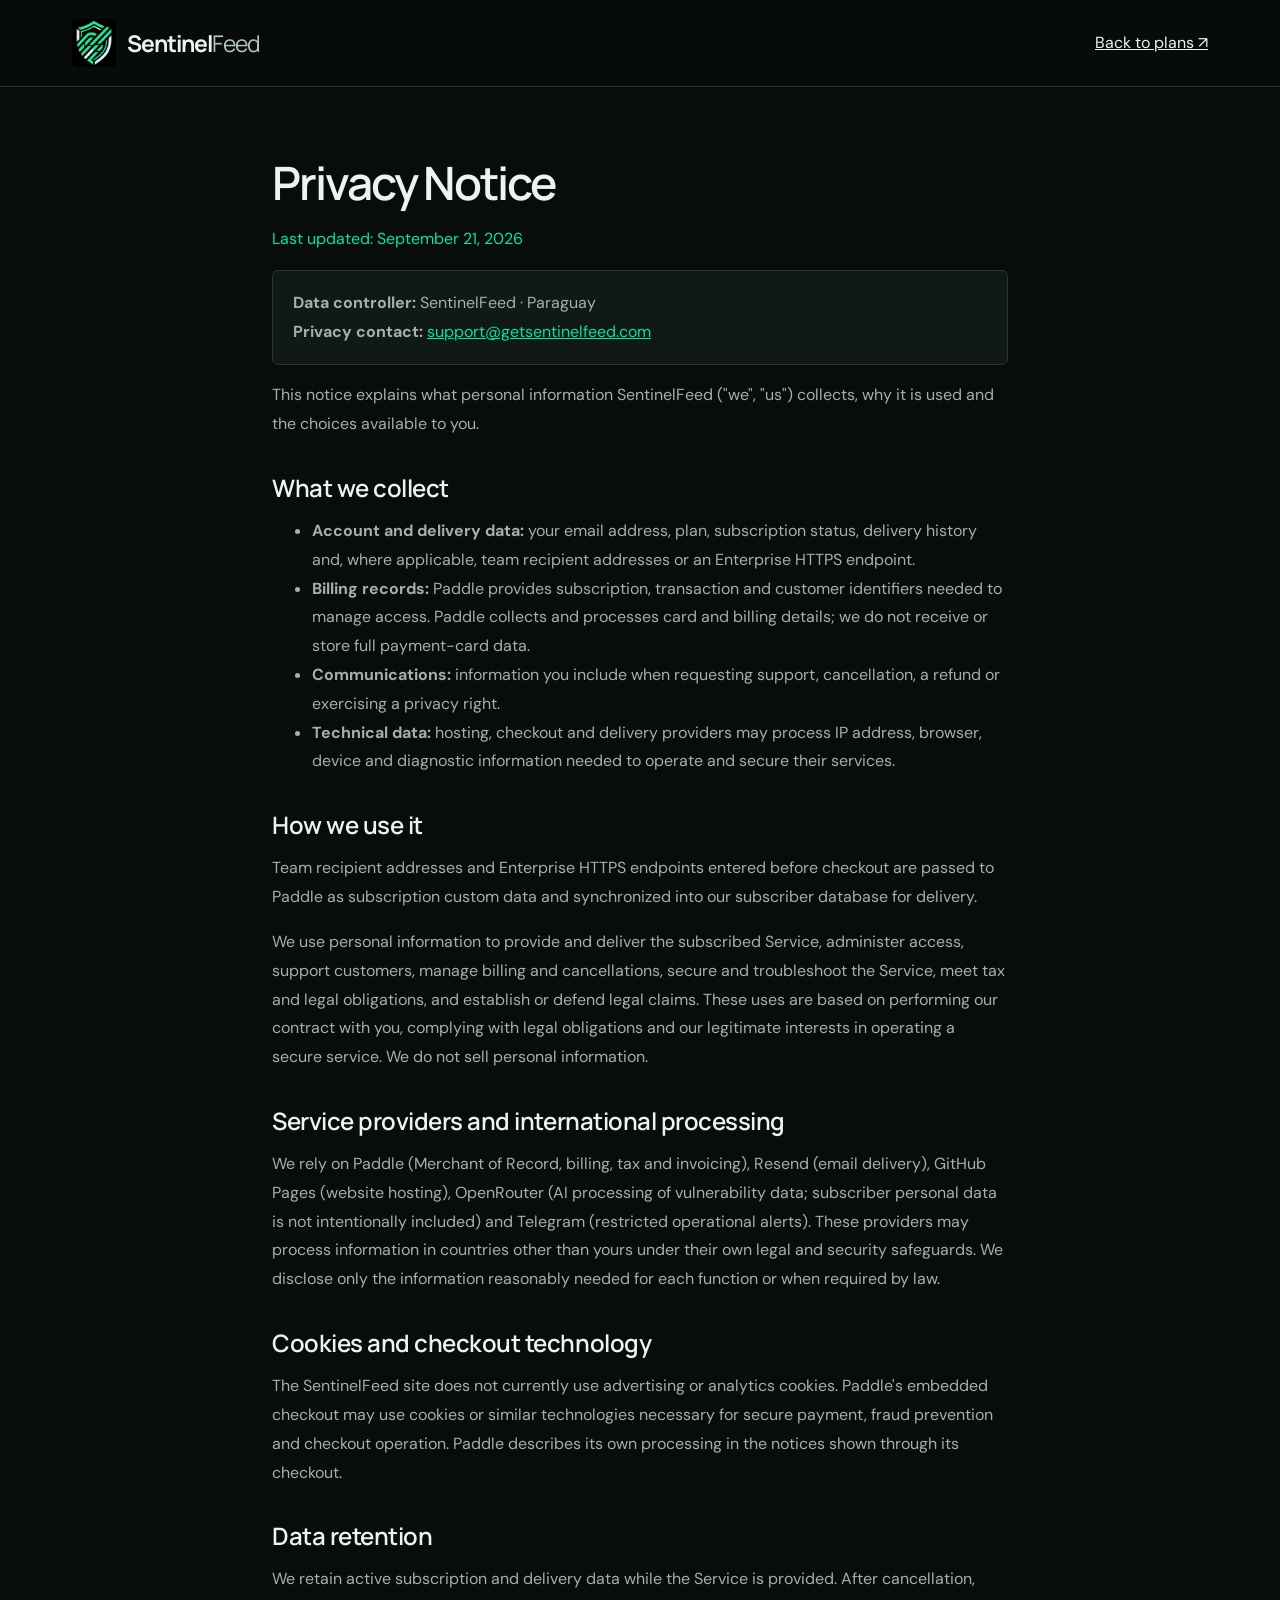
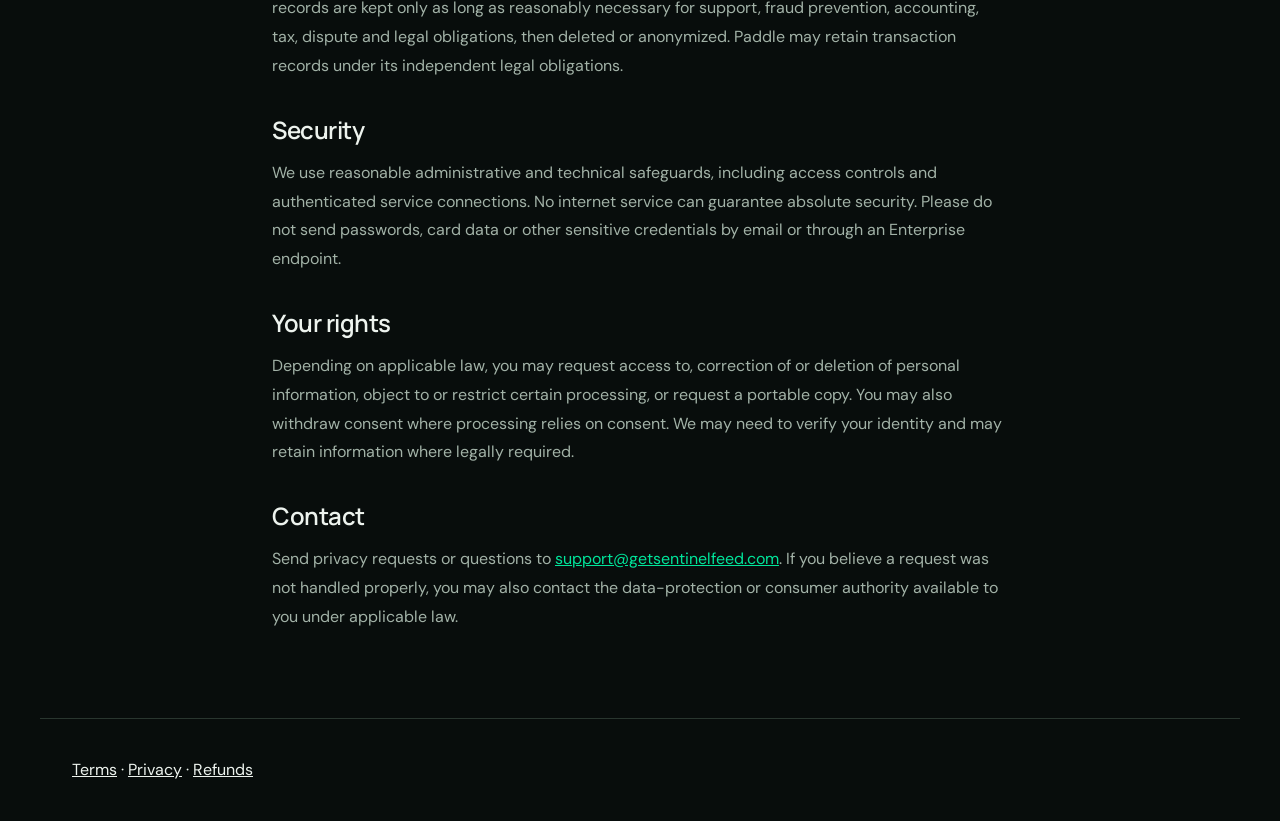
<file: privacy.html>
<!doctype html>
<html lang="en">
<head>
<meta charset="utf-8"><meta name="viewport" content="width=device-width,initial-scale=1">
<title>Privacy Notice — SentinelFeed</title>
<meta name="description" content="How SentinelFeed collects, uses and protects subscriber information.">
<meta name="robots" content="noindex">
<link rel="canonical" href="https://getsentinelfeed.com/privacy.html">
<link rel="icon" href="assets/logo-original.jpg" type="image/jpeg"><link rel="stylesheet" href="styles.css">
</head>
<body><header class="navigation"><div class="wrap nav-inner"><a class="brand" href="./"><span class="brand-icon"><img src="assets/logo-original.jpg" alt=""></span>Sentinel<span>Feed</span></a><a href="./#pricing">Back to plans ↗</a></div></header>
<main class="wrap legal">
<h1>Privacy Notice</h1>
<p><em>Last updated: September 21, 2026</em></p>
<p class="legal-meta"><strong>Data controller:</strong> SentinelFeed · Paraguay<br><strong>Privacy contact:</strong> <a href="mailto:support@getsentinelfeed.com">support@getsentinelfeed.com</a></p>
<p>This notice explains what personal information SentinelFeed ("we", "us") collects, why it is used and the choices available to you.</p>

<h2>What we collect</h2>
<ul><li><strong>Account and delivery data:</strong> your email address, plan, subscription status, delivery history and, where applicable, team recipient addresses or an Enterprise HTTPS endpoint.</li><li><strong>Billing records:</strong> Paddle provides subscription, transaction and customer identifiers needed to manage access. Paddle collects and processes card and billing details; we do not receive or store full payment-card data.</li><li><strong>Communications:</strong> information you include when requesting support, cancellation, a refund or exercising a privacy right.</li><li><strong>Technical data:</strong> hosting, checkout and delivery providers may process IP address, browser, device and diagnostic information needed to operate and secure their services.</li></ul>

<h2>How we use it</h2>
<p>Team recipient addresses and Enterprise HTTPS endpoints entered before checkout are passed to Paddle as subscription custom data and synchronized into our subscriber database for delivery.</p>
<p>We use personal information to provide and deliver the subscribed Service, administer access, support customers, manage billing and cancellations, secure and troubleshoot the Service, meet tax and legal obligations, and establish or defend legal claims. These uses are based on performing our contract with you, complying with legal obligations and our legitimate interests in operating a secure service. We do not sell personal information.</p>

<h2>Service providers and international processing</h2>
<p>We rely on Paddle (Merchant of Record, billing, tax and invoicing), Resend (email delivery), GitHub Pages (website hosting), OpenRouter (AI processing of vulnerability data; subscriber personal data is not intentionally included) and Telegram (restricted operational alerts). These providers may process information in countries other than yours under their own legal and security safeguards. We disclose only the information reasonably needed for each function or when required by law.</p>

<h2>Cookies and checkout technology</h2>
<p>The SentinelFeed site does not currently use advertising or analytics cookies. Paddle's embedded checkout may use cookies or similar technologies necessary for secure payment, fraud prevention and checkout operation. Paddle describes its own processing in the notices shown through its checkout.</p>

<h2>Data retention</h2>
<p>We retain active subscription and delivery data while the Service is provided. After cancellation, records are kept only as long as reasonably necessary for support, fraud prevention, accounting, tax, dispute and legal obligations, then deleted or anonymized. Paddle may retain transaction records under its independent legal obligations.</p>

<h2>Security</h2>
<p>We use reasonable administrative and technical safeguards, including access controls and authenticated service connections. No internet service can guarantee absolute security. Please do not send passwords, card data or other sensitive credentials by email or through an Enterprise endpoint.</p>

<h2>Your rights</h2>
<p>Depending on applicable law, you may request access to, correction of or deletion of personal information, object to or restrict certain processing, or request a portable copy. You may also withdraw consent where processing relies on consent. We may need to verify your identity and may retain information where legally required.</p>

<h2>Contact</h2>
<p>Send privacy requests or questions to <a href="mailto:support@getsentinelfeed.com">support@getsentinelfeed.com</a>. If you believe a request was not handled properly, you may also contact the data-protection or consumer authority available to you under applicable law.</p>
</main><footer class="wrap"><nav aria-label="Legal pages"><a href="terms.html">Terms</a> · <a href="privacy.html">Privacy</a> · <a href="refund.html">Refunds</a></nav></footer></body>
</html>
</file>
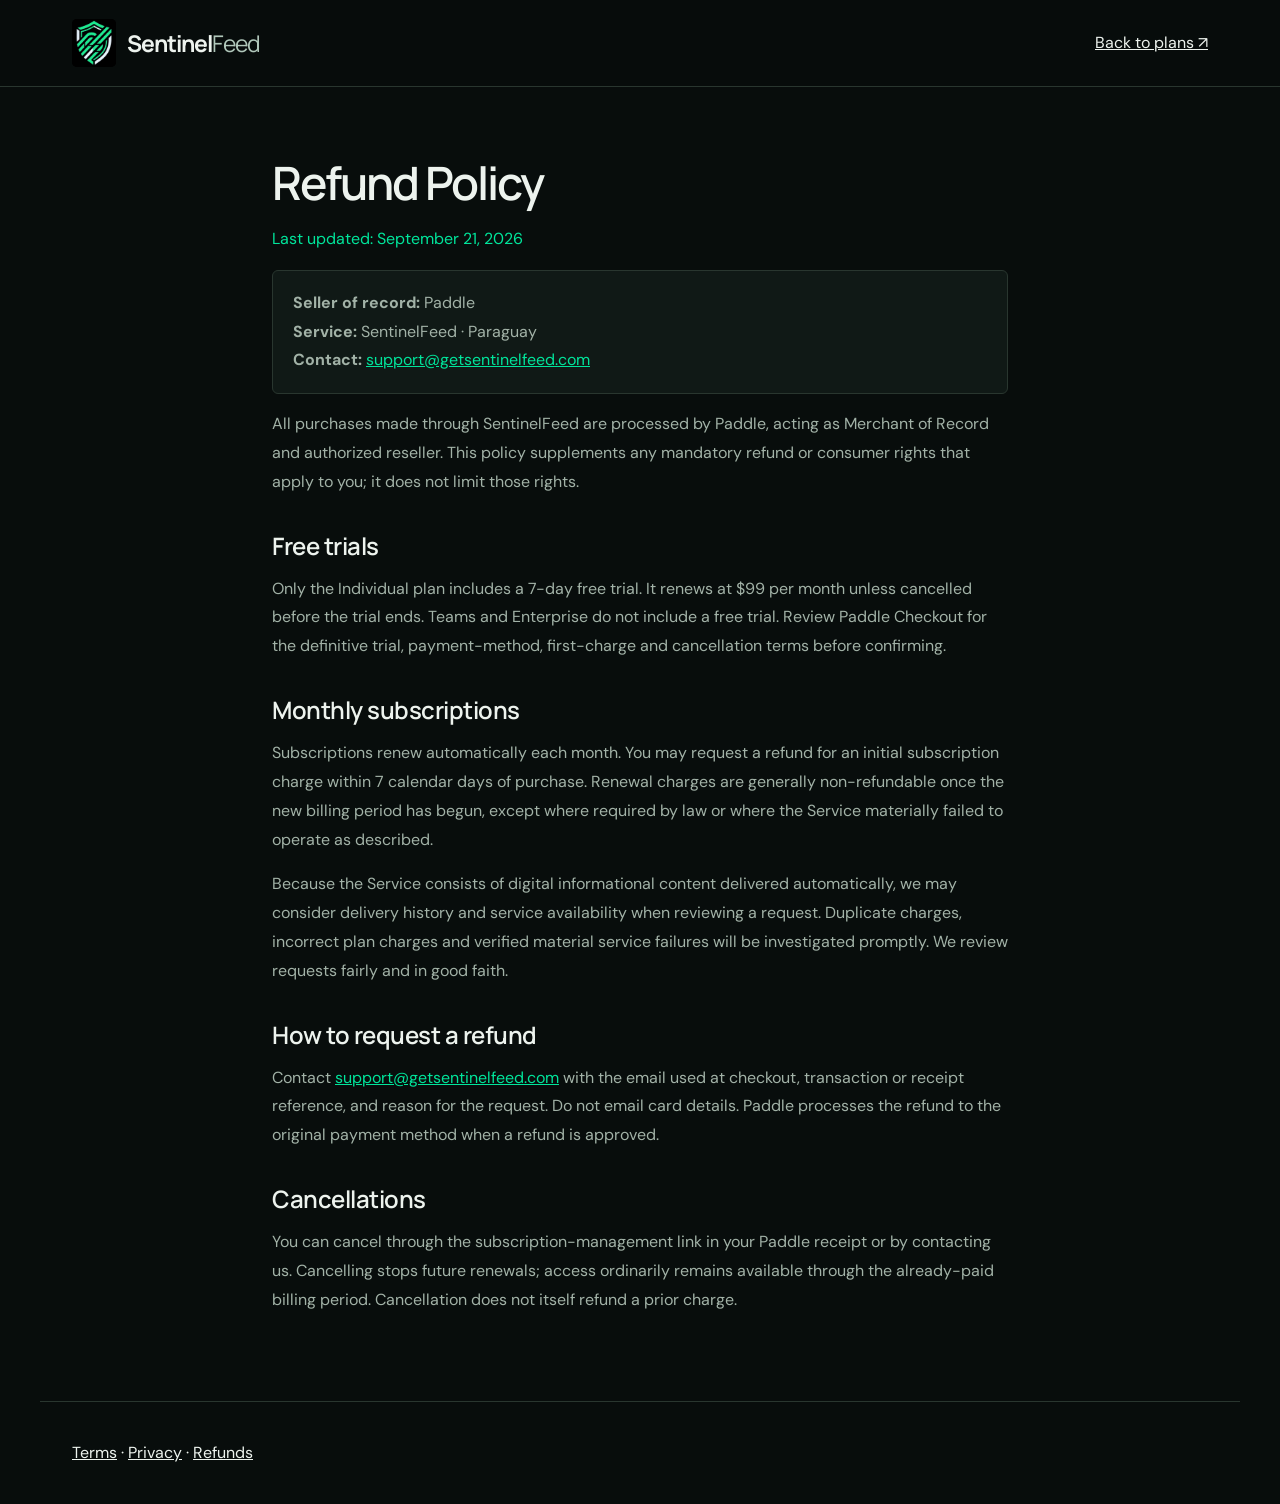
<file: refund.html>
<!doctype html>
<html lang="en">
<head>
<meta charset="utf-8"><meta name="viewport" content="width=device-width,initial-scale=1">
<title>Refund Policy — SentinelFeed</title>
<meta name="description" content="Cancellation and refund terms for SentinelFeed monthly subscriptions.">
<meta name="robots" content="noindex">
<link rel="canonical" href="https://getsentinelfeed.com/refund.html">
<link rel="icon" href="assets/logo-original.jpg" type="image/jpeg"><link rel="stylesheet" href="styles.css">
</head>
<body><header class="navigation"><div class="wrap nav-inner"><a class="brand" href="./"><span class="brand-icon"><img src="assets/logo-original.jpg" alt=""></span>Sentinel<span>Feed</span></a><a href="./#pricing">Back to plans ↗</a></div></header>
<main class="wrap legal">
<h1>Refund Policy</h1>
<p><em>Last updated: September 21, 2026</em></p>
<p class="legal-meta"><strong>Seller of record:</strong> Paddle<br><strong>Service:</strong> SentinelFeed · Paraguay<br><strong>Contact:</strong> <a href="mailto:support@getsentinelfeed.com">support@getsentinelfeed.com</a></p>
<p>All purchases made through SentinelFeed are processed by Paddle, acting as Merchant of Record and authorized reseller. This policy supplements any mandatory refund or consumer rights that apply to you; it does not limit those rights.</p>

<h2>Free trials</h2>
<p>Only the Individual plan includes a 7-day free trial. It renews at $99 per month unless cancelled before the trial ends. Teams and Enterprise do not include a free trial. Review Paddle Checkout for the definitive trial, payment-method, first-charge and cancellation terms before confirming.</p>

<h2>Monthly subscriptions</h2>
<p>Subscriptions renew automatically each month. You may request a refund for an initial subscription charge within 7 calendar days of purchase. Renewal charges are generally non-refundable once the new billing period has begun, except where required by law or where the Service materially failed to operate as described.</p>
<p>Because the Service consists of digital informational content delivered automatically, we may consider delivery history and service availability when reviewing a request. Duplicate charges, incorrect plan charges and verified material service failures will be investigated promptly. We review requests fairly and in good faith.</p>

<h2>How to request a refund</h2>
<p>Contact <a href="mailto:support@getsentinelfeed.com">support@getsentinelfeed.com</a> with the email used at checkout, transaction or receipt reference, and reason for the request. Do not email card details. Paddle processes the refund to the original payment method when a refund is approved.</p>

<h2>Cancellations</h2>
<p>You can cancel through the subscription-management link in your Paddle receipt or by contacting us. Cancelling stops future renewals; access ordinarily remains available through the already-paid billing period. Cancellation does not itself refund a prior charge.</p>
</main><footer class="wrap"><nav aria-label="Legal pages"><a href="terms.html">Terms</a> · <a href="privacy.html">Privacy</a> · <a href="refund.html">Refunds</a></nav></footer></body>
</html>
</file>
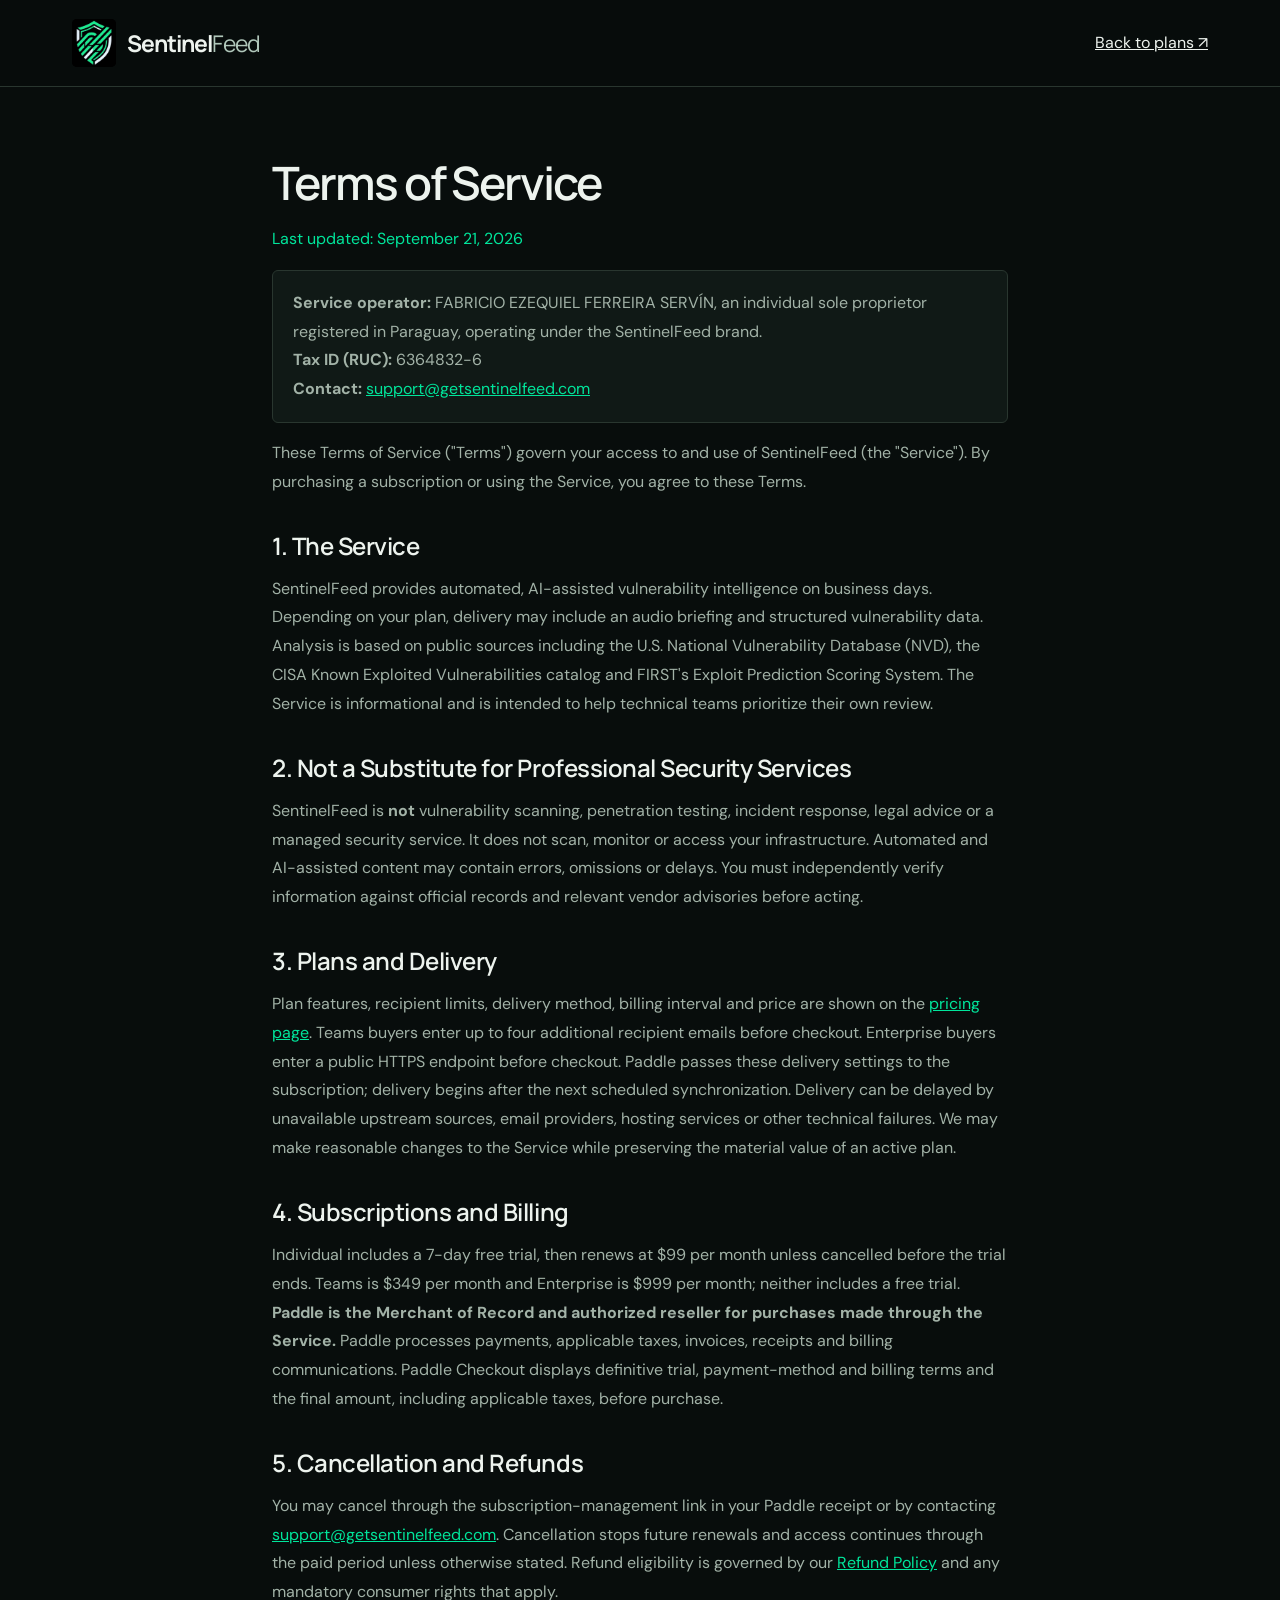
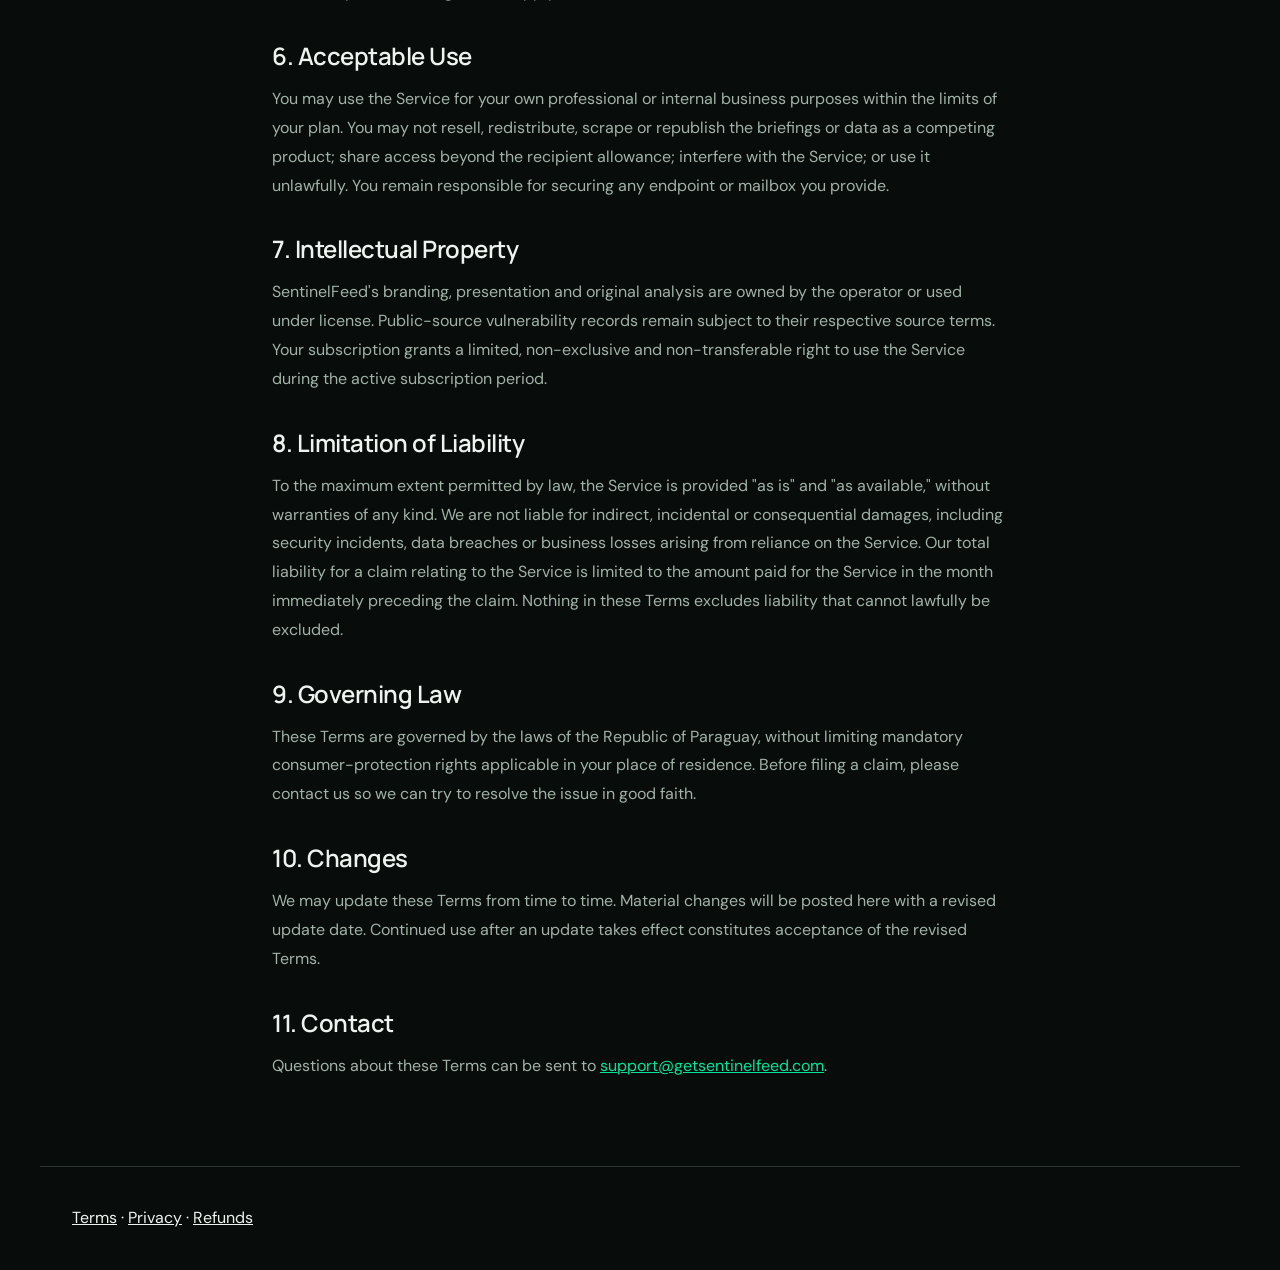
<file: terms.html>
<!doctype html>
<html lang="en">
<head>
<meta charset="utf-8"><meta name="viewport" content="width=device-width,initial-scale=1">
<title>Terms of Service — SentinelFeed</title>
<meta name="description" content="Terms governing subscriptions to SentinelFeed vulnerability intelligence briefings.">
<meta name="robots" content="noindex">
<link rel="canonical" href="https://getsentinelfeed.com/terms.html">
<link rel="icon" href="assets/logo-original.jpg" type="image/jpeg"><link rel="stylesheet" href="styles.css">
</head>
<body><header class="navigation"><div class="wrap nav-inner"><a class="brand" href="./"><span class="brand-icon"><img src="assets/logo-original.jpg" alt=""></span>Sentinel<span>Feed</span></a><a href="./#pricing">Back to plans ↗</a></div></header>
<main class="wrap legal">
<h1>Terms of Service</h1>
<p><em>Last updated: September 21, 2026</em></p>
<p class="legal-meta"><strong>Service operator:</strong> FABRICIO EZEQUIEL FERREIRA SERVÍN, an individual sole proprietor registered in Paraguay, operating under the SentinelFeed brand.<br><strong>Tax ID (RUC):</strong> 6364832-6<br><strong>Contact:</strong> <a href="mailto:support@getsentinelfeed.com">support@getsentinelfeed.com</a></p>
<p>These Terms of Service ("Terms") govern your access to and use of SentinelFeed (the "Service"). By purchasing a subscription or using the Service, you agree to these Terms.</p>

<h2>1. The Service</h2>
<p>SentinelFeed provides automated, AI-assisted vulnerability intelligence on business days. Depending on your plan, delivery may include an audio briefing and structured vulnerability data. Analysis is based on public sources including the U.S. National Vulnerability Database (NVD), the CISA Known Exploited Vulnerabilities catalog and FIRST's Exploit Prediction Scoring System. The Service is informational and is intended to help technical teams prioritize their own review.</p>

<h2>2. Not a Substitute for Professional Security Services</h2>
<p>SentinelFeed is <strong>not</strong> vulnerability scanning, penetration testing, incident response, legal advice or a managed security service. It does not scan, monitor or access your infrastructure. Automated and AI-assisted content may contain errors, omissions or delays. You must independently verify information against official records and relevant vendor advisories before acting.</p>

<h2>3. Plans and Delivery</h2>
<p>Plan features, recipient limits, delivery method, billing interval and price are shown on the <a href="./#pricing">pricing page</a>. Teams buyers enter up to four additional recipient emails before checkout. Enterprise buyers enter a public HTTPS endpoint before checkout. Paddle passes these delivery settings to the subscription; delivery begins after the next scheduled synchronization. Delivery can be delayed by unavailable upstream sources, email providers, hosting services or other technical failures. We may make reasonable changes to the Service while preserving the material value of an active plan.</p>

<h2>4. Subscriptions and Billing</h2>
<p>Individual includes a 7-day free trial, then renews at $99 per month unless cancelled before the trial ends. Teams is $349 per month and Enterprise is $999 per month; neither includes a free trial. <strong>Paddle is the Merchant of Record and authorized reseller for purchases made through the Service.</strong> Paddle processes payments, applicable taxes, invoices, receipts and billing communications. Paddle Checkout displays definitive trial, payment-method and billing terms and the final amount, including applicable taxes, before purchase.</p>

<h2>5. Cancellation and Refunds</h2>
<p>You may cancel through the subscription-management link in your Paddle receipt or by contacting <a href="mailto:support@getsentinelfeed.com">support@getsentinelfeed.com</a>. Cancellation stops future renewals and access continues through the paid period unless otherwise stated. Refund eligibility is governed by our <a href="refund.html">Refund Policy</a> and any mandatory consumer rights that apply.</p>

<h2>6. Acceptable Use</h2>
<p>You may use the Service for your own professional or internal business purposes within the limits of your plan. You may not resell, redistribute, scrape or republish the briefings or data as a competing product; share access beyond the recipient allowance; interfere with the Service; or use it unlawfully. You remain responsible for securing any endpoint or mailbox you provide.</p>

<h2>7. Intellectual Property</h2>
<p>SentinelFeed's branding, presentation and original analysis are owned by the operator or used under license. Public-source vulnerability records remain subject to their respective source terms. Your subscription grants a limited, non-exclusive and non-transferable right to use the Service during the active subscription period.</p>

<h2>8. Limitation of Liability</h2>
<p>To the maximum extent permitted by law, the Service is provided "as is" and "as available," without warranties of any kind. We are not liable for indirect, incidental or consequential damages, including security incidents, data breaches or business losses arising from reliance on the Service. Our total liability for a claim relating to the Service is limited to the amount paid for the Service in the month immediately preceding the claim. Nothing in these Terms excludes liability that cannot lawfully be excluded.</p>

<h2>9. Governing Law</h2>
<p>These Terms are governed by the laws of the Republic of Paraguay, without limiting mandatory consumer-protection rights applicable in your place of residence. Before filing a claim, please contact us so we can try to resolve the issue in good faith.</p>

<h2>10. Changes</h2>
<p>We may update these Terms from time to time. Material changes will be posted here with a revised update date. Continued use after an update takes effect constitutes acceptance of the revised Terms.</p>

<h2>11. Contact</h2>
<p>Questions about these Terms can be sent to <a href="mailto:support@getsentinelfeed.com">support@getsentinelfeed.com</a>.</p>
</main><footer class="wrap"><nav aria-label="Legal pages"><a href="terms.html">Terms</a> · <a href="privacy.html">Privacy</a> · <a href="refund.html">Refunds</a></nav></footer></body>
</html>
</file>
<file: styles.css>
@import url('https://fonts.googleapis.com/css2?family=DM+Sans:wght@400;450;500;600;650;700&family=Manrope:wght@400;500;600;650;700;800&display=swap');
:root{--bg:#080d0c;--panel:#101916;--line:#29362f;--ink:#edf3ee;--muted:#a2b2a7;--accent:#00e59b;--max:1200px;color-scheme:dark}*{box-sizing:border-box}html{scroll-behavior:smooth;scroll-padding-top:100px}body{margin:0;background:var(--bg);color:var(--ink);font:16px/1.65 'DM Sans',sans-serif}a{color:inherit}button{font:inherit;cursor:pointer}a,button{touch-action:manipulation}a:focus-visible,button:focus-visible,summary:focus-visible{outline:3px solid var(--accent);outline-offset:5px}.wrap{max-width:var(--max);margin:auto;padding-inline:32px}p{color:var(--muted)}h1,h2,h3{font-family:Manrope,sans-serif;line-height:1.13;letter-spacing:-.045em;margin:0;font-weight:600}h1{font-size:clamp(42px,4.7vw,68px)}h2{font-size:clamp(32px,3.5vw,48px)}h3{font-size:26px}em{font-style:normal;color:var(--accent)}.eyebrow{font:600 10px/1.6 'DM Sans',sans-serif;letter-spacing:.17em;color:var(--accent);margin:0 0 24px}.skip{position:absolute;left:20px;top:-100px;z-index:99;padding:12px;background:var(--accent);color:#001c12}.skip:focus{top:10px}.navigation{background:#080d0cf2;position:sticky;top:0;z-index:10;border-bottom:1px solid var(--line);backdrop-filter:blur(12px)}.nav-inner{height:86px;display:flex;justify-content:space-between;align-items:center;gap:24px}.brand{display:flex;align-items:center;font:bold 23px Manrope,sans-serif;letter-spacing:-1px;text-decoration:none;gap:0;white-space:nowrap}.brand>span:last-child{font-weight:400;color:#b0c7ba}.brand-icon{display:block;position:relative;overflow:hidden;width:37px;height:43px;background:#000;margin-right:11px;border-radius:4px}.brand-icon img{position:absolute;width:144px;max-width:none;height:81px;left:-53px;top:-15px}.navigation nav{display:flex;gap:30px;align-items:center}.navigation nav>a:not(.button){font-size:13px;text-decoration:none;color:var(--muted)}.button{display:inline-flex;align-items:center;justify-content:center;gap:26px;background:var(--accent);color:#002317;font-weight:700;font-size:14px;line-height:1.4;border:1px solid transparent;border-radius:4px;padding:17px 22px;text-decoration:none;transition:background .2s,transform .2s}.button:hover{background:#59f5bf;transform:translateY(-2px)}.button.small{padding:12px 18px;font-size:12px}.button.secondary{border-color:#3d5347;background:transparent;color:var(--ink)}.button.secondary:hover{background:#1a2c22}.menu-toggle{display:none}.hero{display:grid;grid-template-columns:1.15fr 1fr;gap:70px;padding-block:85px 95px;align-items:center}.hero .eyebrow i,.status-dot,.visual-top i{display:inline-block;width:6px;height:6px;background:var(--accent);border-radius:50%;margin-right:8px}.lead{font-size:17px;max-width:480px;margin:27px 0}.actions{display:flex;gap:24px;align-items:center;margin-top:34px}.text-link{font-size:13px;text-decoration:none;border-bottom:1px solid #5f7266;padding:8px 0;white-space:nowrap}.text-link span{margin-left:15px}.micro{font-size:11px;margin-top:23px}.brief-visual{background:linear-gradient(145deg,#14251c,#0d1511);border:1px solid #355443;border-radius:10px;box-shadow:0 30px 90px #0008;position:relative;overflow:hidden}.visual-top{padding:18px;border-bottom:1px solid #293c30;display:flex;justify-content:space-between;gap:14px;font-size:8px;letter-spacing:.12em;color:#acc5b2}.visual-title{padding:29px 28px 0}.visual-title .eyebrow{font-size:8px;margin-bottom:13px}.visual-title h2{font-size:31px;letter-spacing:-.04em}.wave{height:103px;padding:12px 28px;display:flex;gap:4px;align-items:center}.wave b{height:var(--height);flex:1;background:linear-gradient(#00e59b,#176143);border-radius:5px;min-width:1px}.visual-meta{font-size:8px;letter-spacing:.14em;color:#8fa897;display:flex;justify-content:space-between;margin:0 28px 20px}.signal-row{margin-inline:22px;padding:16px 6px;display:flex;gap:15px;align-items:center;border-top:1px solid var(--line)}.signal-icon{font-size:11px;color:var(--accent);border:1px solid #355b45;border-radius:50%;width:30px;height:30px;display:grid;place-items:center}.signal-row strong{font-size:13px;font-weight:500}.signal-row small{display:block;color:#93a999;font-size:11px}.signal-row>span:last-child{margin-left:auto;color:#739481}.visual-bottom{border-top:1px solid var(--line);padding:16px 26px;font-size:9px;color:#9fb5a6;background:#0a130e}.source-strip{border-block:1px solid var(--line);background:#0c1310}.source-strip>.wrap{display:grid;grid-template-columns:1.3fr 1fr 1fr 1fr;align-items:center;padding-block:28px;gap:32px}.source-strip .eyebrow{font-size:9px;color:#8fa194;margin:0;max-width:160px}.source-strip a{text-decoration:none;font:500 22px Manrope,sans-serif;letter-spacing:-.7px}.source-strip b{color:#c4d3c9;font-weight:800}.source-strip small{display:block;font:10px 'DM Sans',sans-serif;letter-spacing:0;color:#95a69b;margin-top:8px}.section{padding-block:100px}.section-heading{display:flex;justify-content:space-between;gap:70px;align-items:flex-end;margin-bottom:50px}.section-heading>p{font-size:15px;max-width:330px;margin-bottom:0}.features{display:grid;grid-template-columns:repeat(3,1fr);gap:36px}.features article{border-top:1px solid #42644e;padding-top:25px}.feature-number{font-size:9px;color:#a4b9ab;letter-spacing:.13em}.features h3{font-size:23px;margin-top:22px;letter-spacing:-.03em}.features p{font-size:14px}.sample-section,.faq-section{background:#101813;border-block:1px solid var(--line)}.sample-grid{display:grid;grid-template-columns:1fr 1fr;gap:24px}.sample-card,.code-card{border:1px solid #34483b;border-radius:8px;padding:30px;background:#131f17}.card-heading{display:flex;justify-content:space-between;gap:12px;align-items:center;margin-bottom:32px;font-size:10px}.label{font-size:9px;letter-spacing:.09em;color:var(--accent)}.muted{color:#a2b2a7;font-size:11px}.sample-card h3{font-size:30px;line-height:1.25}.sample-card blockquote{font-size:19px;line-height:1.7;margin:24px 0;padding-left:20px;border-left:2px solid var(--accent);color:#d8e7dd}.sample-detail{display:grid;grid-template-columns:92px 1fr;border-top:1px solid var(--line);padding:15px 0;gap:12px}.sample-detail span{font-size:9px;letter-spacing:.08em;color:var(--accent);padding-top:4px}.sample-detail p{font-size:12px;margin:0}.code-card{background:#080f0b}.code-card h3{font-size:26px}.code-card p{font-size:13px}.code-card pre{font:11px/1.8 ui-monospace,SFMono-Regular,monospace;overflow-x:auto;margin-top:25px;color:#c0d1c5;padding-bottom:12px}.code-card code span{color:var(--accent)}.code-card small{font-size:10px;color:#a2b2a7}.plans{display:grid;grid-template-columns:repeat(3,1fr);gap:16px;margin-top:75px}.plan{padding:32px 26px;border:1px solid #334539;border-radius:7px;background:#0e1711;position:relative;display:flex;flex-direction:column}.plan .eyebrow{font-size:8px;letter-spacing:.1em;color:#a4b9ab;margin-bottom:17px}.plan h3{font-size:29px}.plan-intro{font-size:12px;min-height:40px;margin-bottom:0}.price{font-family:Manrope,sans-serif;font-weight:600;letter-spacing:-2px;font-size:47px;color:#edf3ee;margin:23px 0}.price span{font:12px 'DM Sans',sans-serif;letter-spacing:0;color:var(--muted)}.plan .button{width:100%;font-size:12px;justify-content:space-between;gap:8px}.plan ul{list-style:none;padding:25px 0 18px;margin:0;font-size:12px}.plan li{margin:13px 0;color:#c1d0c6;padding-left:20px;position:relative}.plan li:before{content:'✓';color:var(--accent);position:absolute;left:0}.plan-foot{font-size:10px;border-top:1px solid var(--line);padding-top:18px;margin-top:auto}.featured{border-color:var(--accent);background:#11271b}.plan-ribbon{position:absolute;top:-30px;left:-1px;right:-1px;background:var(--accent);color:#00311e;text-align:center;font-size:8px;font-weight:700;letter-spacing:.06em;padding:8px;border-radius:6px 6px 0 0}.billing-note{font-size:11px;text-align:center;margin:25px 0 0}#checkout-status:not(:empty),.notice{border:1px solid #657647;padding:18px;background:#1c2514;font-size:14px}.faq-layout{display:grid;grid-template-columns:.85fr 1.15fr;gap:80px}.faq-layout>div>p:last-child{font-size:14px}.faq details{border-bottom:1px solid #354b3b}.faq summary{list-style:none;cursor:pointer;font-weight:500;padding:21px 32px 21px 0;font-size:14px;position:relative}.faq summary::-webkit-details-marker{display:none}.faq summary:after{content:'+';position:absolute;right:3px;color:var(--accent)}.faq details[open] summary:after{content:'−'}.faq details p{font-size:13px;padding-right:20px;margin-top:0}.closing{text-align:center;padding-block:100px}.closing h2{font-size:clamp(38px,4.6vw,64px);margin-bottom:34px}.closing .eyebrow{font-size:9px}footer{border-top:1px solid var(--line);padding-block:38px!important}.footer-top{display:flex;align-items:center;gap:25px}.footer-top>p{font-size:11px}.footer-top nav{margin-left:auto;display:flex;gap:24px;font-size:12px}.footer-top nav a{text-decoration:none}.footer-bottom{display:flex;justify-content:space-between;gap:32px;margin-top:30px;padding-top:20px;border-top:1px solid var(--line);font-size:10px}.footer-bottom p{margin:0}.legal{max-width:800px;padding-block:70px}.legal h1{font-size:46px}.legal h2{font-size:24px;letter-spacing:-.02em;margin-top:35px}.legal p{line-height:1.8}.legal a{color:var(--accent)}
@media(max-width:1000px){.hero{gap:35px}.nav-inner{gap:12px}.navigation nav{gap:18px}.hero h1{font-size:48px}.actions{gap:15px}.source-strip>.wrap{gap:20px}.plan{padding:26px 18px}.section-heading{gap:35px}}
@media(max-width:760px){.wrap{padding-inline:22px}.nav-inner{height:74px}.brand{font-size:21px}.menu-toggle{display:flex;gap:12px;background:none;border:1px solid #3d5347;color:var(--ink);padding:8px 12px;border-radius:4px;font-size:12px}.navigation nav{display:none;position:absolute;top:74px;left:0;right:0;padding:24px;background:#101c14;border-bottom:1px solid #37533f;flex-direction:column;align-items:stretch;gap:22px}.navigation nav.open{display:flex}.hero{grid-template-columns:1fr;padding-block:48px 55px;gap:45px}.hero h1{font-size:clamp(37px,8.3vw,57px)}.lead{font-size:16px}.hero .eyebrow{font-size:9px}.actions{flex-wrap:wrap}.micro{font-size:10px}.brief-visual{max-width:500px;width:100%;margin:auto}.source-strip>.wrap{grid-template-columns:repeat(3,1fr);gap:16px}.source-strip .eyebrow{grid-column:1/-1;max-width:none}.source-strip a{font-size:17px}.source-strip small{font-size:9px;line-height:1.5}.section{padding-block:60px}.section-heading{display:block;margin-bottom:30px}.section-heading>p{max-width:100%;margin-top:24px}.features,.sample-grid,.plans,.faq-layout{grid-template-columns:1fr}.features{gap:25px}.sample-card,.code-card{padding:24px}.sample-card blockquote{font-size:17px}.plans{gap:50px;margin-top:35px}.plan{padding:28px}.plan-intro{min-height:0}.faq-layout{gap:25px}.closing{padding-block:65px}.footer-top{flex-wrap:wrap;gap:15px}.footer-top nav{margin-left:0;width:100%;margin-top:10px}.footer-bottom{flex-direction:column;gap:15px}.code-card pre{font-size:10px}.legal h1{font-size:36px}}
@media(prefers-reduced-motion:reduce){html{scroll-behavior:auto}*{transition:none!important}}

/* The source image includes a wide black canvas; these values center its shield in a consistent frame. */
.brand-icon{width:44px;height:48px;border-radius:5px;flex:0 0 auto}
.brand-icon img{width:140px;height:auto;left:-48px;top:-14px}
.legal p,.legal li{line-height:1.8;color:var(--muted)}
.legal-meta{padding:18px 20px;border:1px solid var(--line);border-radius:6px;background:var(--panel)}
.verification{max-width:980px}.verification-lead{font-size:18px;max-width:760px}.verification code{font: .9em/1.5 ui-monospace,SFMono-Regular,Consolas,monospace;overflow-wrap:anywhere}.verification-identity{border:1px solid #34483b;border-radius:8px;background:#101916}.verification-identity>div{padding:14px 20px;border-bottom:1px solid var(--line)}.verification-identity>div:last-child{border-bottom:0}.verification-identity dt{font-size:11px;color:var(--muted)}.verification-identity dd{margin:4px 0 0}.verification-table-wrap{overflow-x:auto}.verification-table{width:100%;border-collapse:collapse;font-size:13px}.verification-table th,.verification-table td{text-align:left;vertical-align:top;padding:12px;border-bottom:1px solid var(--line)}.verification-table th{font-weight:600;white-space:nowrap}.verification-code{padding:18px;border:1px solid #34483b;border-radius:8px;background:#0b130e;color:#d6e9dc;overflow-x:auto;font:12px/1.7 ui-monospace,SFMono-Regular,Consolas,monospace}.verification-code code{font:inherit;overflow-wrap:normal}.verification ul{padding-left:22px}.verification li{margin:8px 0}.footer-top nav{flex-wrap:wrap}

.trial-terms{font-size:11px;line-height:1.55;color:#c1d0c6;min-height:51px;margin:0 0 16px}
.checkout-setup{max-width:760px;margin:28px auto;padding:30px;background:#102017;border:1px solid #3d6650;border-radius:7px}
.checkout-setup h3{font-size:22px}.checkout-setup p,.setup-privacy{font-size:12px}
.setup-grid{display:grid;grid-template-columns:repeat(2,minmax(0,1fr));gap:16px}
.checkout-setup label{display:block;font-size:12px;color:#c8dbce;margin:16px 0}
.checkout-setup input{display:block;width:100%;margin-top:7px;padding:13px;border:1px solid #587363;border-radius:4px;background:#09120d;color:#f0f9f2;font:inherit}
.checkout-setup input:focus{outline:2px solid var(--accent);outline-offset:2px}
.checkout-setup .button{margin-top:14px}.setup-privacy{text-align:center}
[hidden]{display:none!important}
@media(max-width:600px){.checkout-setup{padding:22px}.setup-grid{grid-template-columns:1fr}}

.sample-grid>article{min-width:0}
.audio-demo{margin:24px 0}
.audio-demo>p:first-child{font-size:12px;font-weight:600;color:var(--ink)}
.audio-demo audio{display:block;width:100%;max-width:100%;margin-top:16px;color-scheme:dark}
.audio-demo audio:focus-visible{outline:3px solid var(--accent);outline-offset:5px}
.demo-transcript{margin-top:14px;font-size:12px}
.demo-transcript summary{cursor:pointer;color:var(--accent)}
.demo-transcript p{font-size:12px;line-height:1.7}
.code-card .signal-note{font-size:11px;line-height:1.65;margin:12px 0 0}
.signal-note code{font-size:inherit;overflow-wrap:anywhere}
</file>
